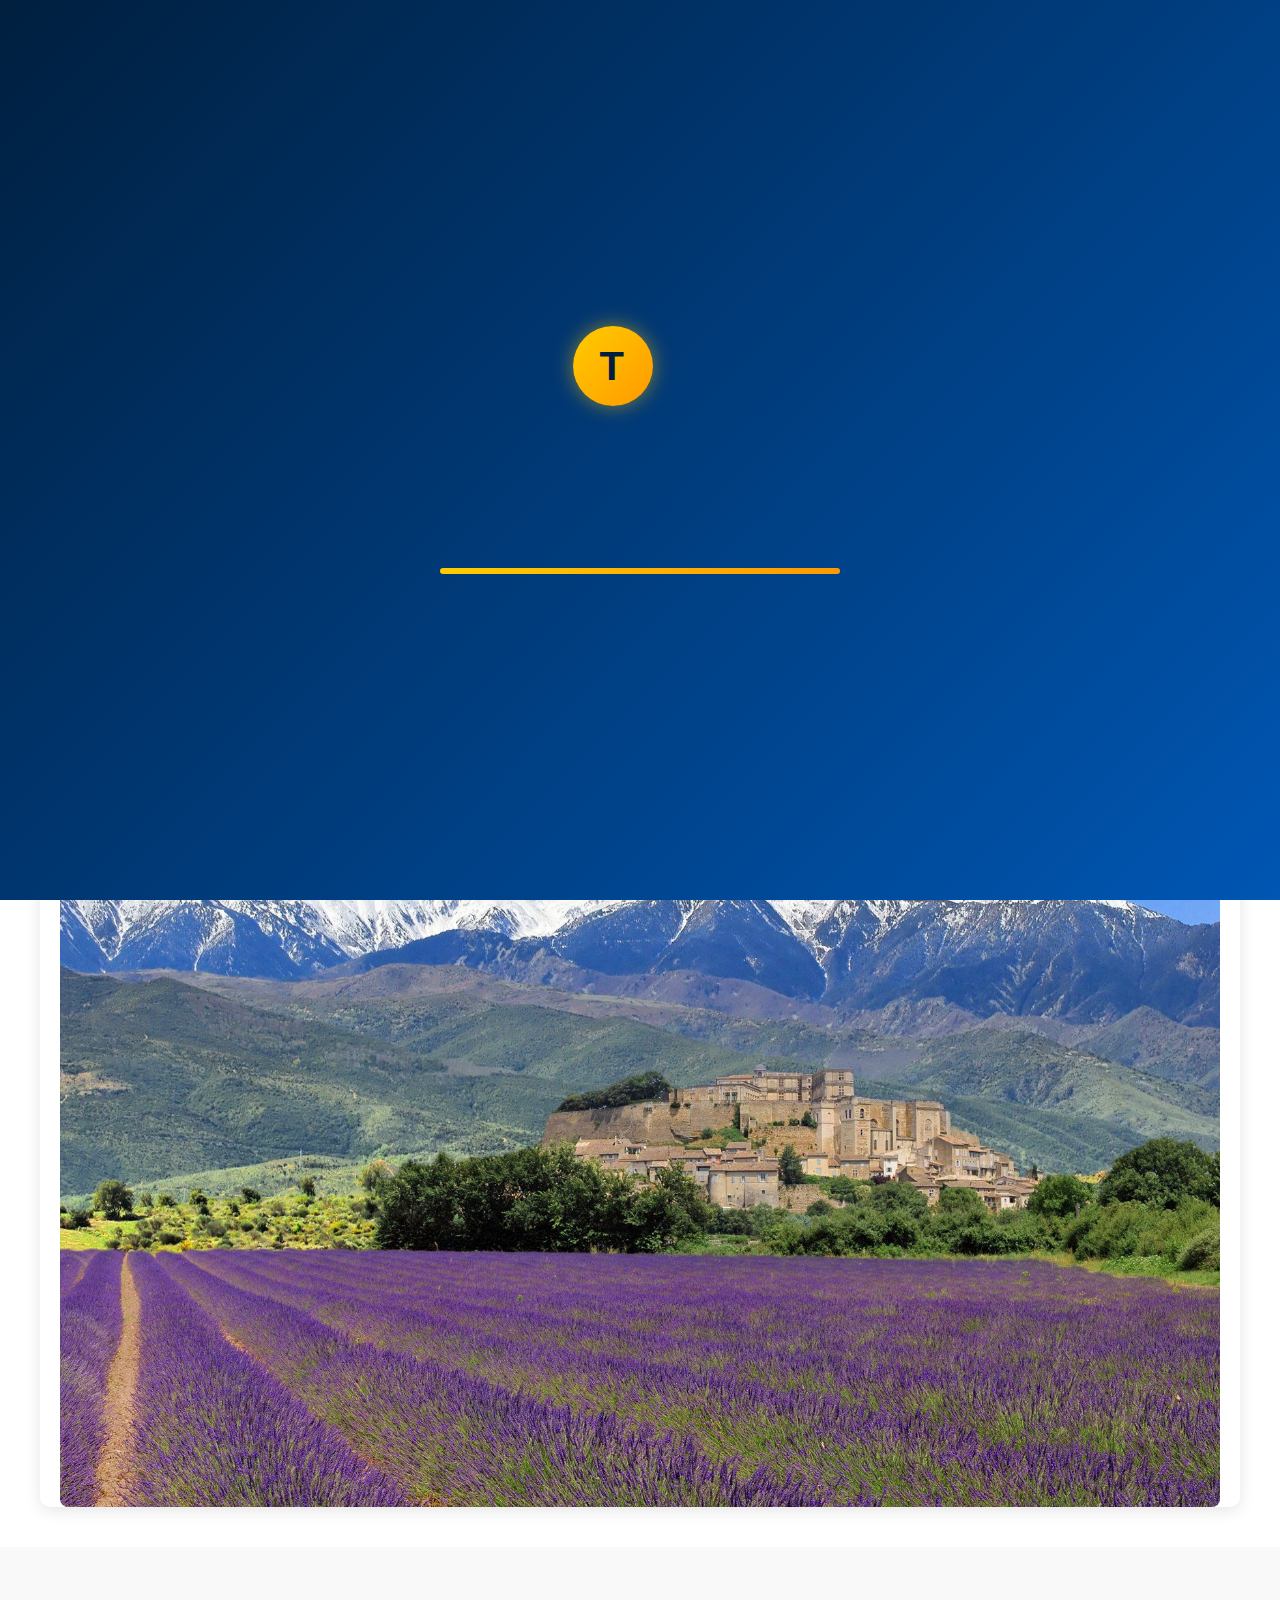
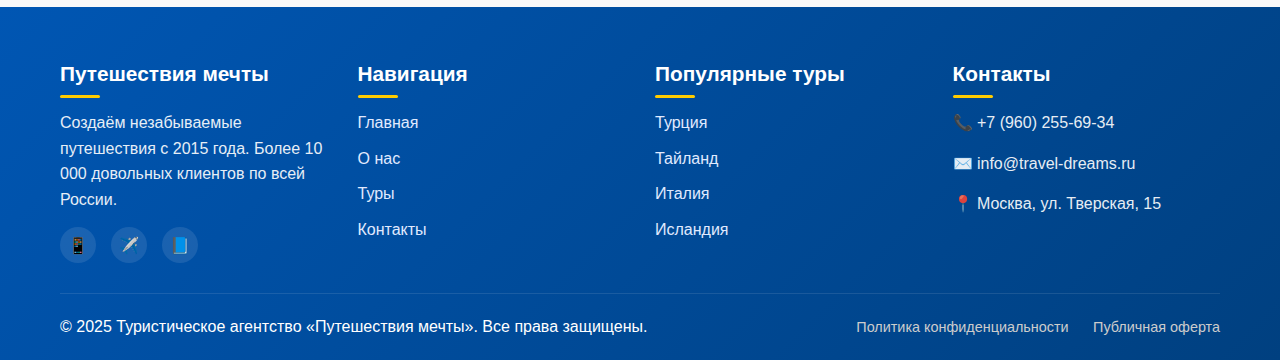
<file: index.html>
<!DOCTYPE html>
<html lang="ru">
<head>
    <meta charset="UTF-8">
    <meta name="viewport" content="width=device-width, initial-scale=1.0">
    <title>Путешествия мечты</title>
    <link rel="stylesheet" href="css/style.css">
</head>
<body>
<!-- 🌌 ПРЕМИАЛЬНЫЙ ЛОАДЕР -->
<div class="premium-preloader" id="premiumPreloader">
    <div class="logo-container">
        <div class="logo-circle">
            <span class="logo-text">T</span>
        </div>
        <h2 class="slogan">TravelLux</h2>
    </div>
    <div class="loading-text">Загружаем ваше путешествие...</div>
    <div class="progress-bar">
        <div class="progress-fill"></div>
    </div>
</div>
    <!-- Шапка с меню -->
    <header>
        <div class="container">
            <div class="logo">TravelLux</div>
    
            <!-- Бургер-иконка -->
            <div class="burger-menu" id="burgerMenu">
                <span></span>
                <span></span>
                <span></span>
            </div>
    
            <!-- Мобильное меню -->
            <nav class="mobile-menu" id="mobileMenu">
                <ul>
                    <li><a href="index.html">Главная</a></li>
                    <li><a href="about.html">О нас</a></li>
                    <li><a href="tours.html">Туры</a></li>
                    <li><a href="contacts.html">Контакты</a></li>
                </ul>
            </nav>
    
            <!-- Десктопное меню (скрыто на мобильных) -->
            <nav class="desktop-menu">
                <ul>
                    <li><a href="index.html">Главная</a></li>
                    <li><a href="about.html">О нас</a></li>
                    <li><a href="tours.html">Туры</a></li>
                    <li><a href="contacts.html">Контакты</a></li>
                </ul>
            </nav>
        </div>
    </header>

    <!-- Главный баннер -->
    <section class="hero">
        <div class="container">
            <h1>Добро пожаловать в "Путешествия мечты"!</h1>
            <p>Мы поможем вам найти идеальное путешествие — от горных треков до пляжного рая.</p>
            <a href="#tours" class="btn">Посмотреть туры</a>
        </div>
    </section>

<!-- Почему выбирают нас -->
<section class="why-us-section">
    <div class="container">
        <h2>Почему выбирают нас?</h2>
        <div class="features-grid">
            <div class="feature-box">
                <h3>Гарантия качества</h3>
                <p>Все туры проверены и одобрены нашими экспертами с многолетним опытом.</p>
            </div>
            <div class="feature-box">
                <h3>Лучшие цены</h3>
                <p>Работаем напрямую с отелями и авиакомпаниями — без посредников и скрытых наценок.</p>
            </div>
            <div class="feature-box">
                <h3>Поддержка 24/7</h3>
                <p>На связи даже в отпуске — поможем в любой ситуации, в любой точке мира.</p>
            </div>
        </div>
    </div>
</section>

    <!-- Фото-баннер -->
    <section class="photo-banner">
        <div class="container">
            <img src="images/5.jpg" alt="Красивый пейзаж" class="banner-image">
        </div>
    </section>

<!-- Профессиональный футер -->
<footer class="main-footer">
    <div class="container">
        <div class="footer-grid">
            <!-- Колонка 1: О компании -->
            <div class="footer-col">
                <h3>Путешествия мечты</h3>
                <p>Создаём незабываемые путешествия с 2015 года. Более 10 000 довольных клиентов по всей России.</p>
                <div class="social-icons">
                    <a href="#" aria-label="Instagram">📱</a>
                    <a href="#" aria-label="Telegram">✈️</a>
                    <a href="#" aria-label="VK">📘</a>
                </div>
            </div>

            <!-- Колонка 2: Навигация -->
            <div class="footer-col">
                <h3>Навигация</h3>
                <ul class="footer-links">
                    <li><a href="index.html">Главная</a></li>
                    <li><a href="about.html">О нас</a></li>
                    <li><a href="tours.html">Туры</a></li>
                    <li><a href="contacts.html">Контакты</a></li>
                </ul>
            </div>

            <!-- Колонка 3: Популярные направления -->
            <div class="footer-col">
                <h3>Популярные туры</h3>
                <ul class="footer-links">
                    <li><a href="#">Турция</a></li>
                    <li><a href="#">Тайланд</a></li>
                    <li><a href="#">Италия</a></li>
                    <li><a href="#">Исландия</a></li>
                </ul>
            </div>

            <!-- Колонка 4: Контакты -->
            <div class="footer-col">
                <h3>Контакты</h3>
                <p>📞 +7 (960) 255-69-34</p>
                <p>✉️ info@travel-dreams.ru</p>
                <p>📍 Москва, ул. Тверская, 15</p>
            </div>
        </div>

        <div class="footer-bottom">
            <p>&copy; 2025 Туристическое агентство «Путешествия мечты». Все права защищены.</p>
            <div class="footer-legal">
                <a href="#">Политика конфиденциальности</a>
                <a href="#">Публичная оферта</a>
            </div>
        </div>
    </div>
    </footer>

    <!-- Модальное окно с турами -->
<div class="modal" id="toursModal">
    <div class="modal-overlay" id="modalOverlay"></div>
    <div class="modal-content tours-modal">
        <button class="modal-close" id="modalClose">&times;</button>
        <h2>Наши премиальные туры</h2>
        <p class="modal-subtitle">Исследуйте мир без компромиссов</p>

        <div class="tours-grid" id="toursGrid">
            <!-- Туры будут добавлены через JavaScript -->
        </div>
    </div>
</div>

<!-- Модальное окно: Детали тура -->
<div class="modal" id="tourDetailModal">
    <div class="modal-overlay"></div>
    <div class="modal-content tour-detail-modal">
        <button class="modal-close">&times;</button>
        <div class="tour-header">
            <div class="tour-icon-large" id="modalIcon">🏔️</div>
            <h2 id="modalTitle">Альпийские вершины</h2>
            <p class="tour-price-large" id="modalPrice">от 2 490 €</p>
        </div>
        <p id="modalDescription">7-дневный треккинг по Швейцарским Альпам с гидом и шале.</p>
        
        <div class="booking-actions">
            <button class="btn-primary" id="bookBtn">Забронировать тур</button>
        </div>
    </div>
</div>

<!-- Модальное окно: Форма бронирования -->
<div class="modal" id="bookingFormModal">
    <div class="modal-overlay"></div>
    <div class="modal-content booking-form-modal">
        <button class="modal-close">&times;</button>
        <h2>Забронировать тур</h2>
        <p id="bookingTourTitle" class="booking-subtitle">Альпийские вершины</p>

        <form id="bookingForm">
            <div class="form-group">
                <label>Ваше имя *</label>
                <input type="text" required placeholder="Иван Иванов">
            </div>
            <div class="form-group">
                <label>Email *</label>
                <input type="email" required placeholder="ivan@example.com">
            </div>
            <div class="form-group">
                <label>Телефон *</label>
                <input type="tel" required placeholder="+7 (999) 123-45-67">
            </div>
            <div class="form-group">
                <label>Дата начала тура</label>
                <input type="date">
            </div>
            <div class="form-group">
                <label>Количество человек</label>
                <select>
                    <option>1</option>
                    <option selected>2</option>
                    <option>3</option>
                    <option>4+</option>
                </select>
            </div>
            <button type="submit" class="btn-submit">Подтвердить бронирование</button>
        </form>
    </div>
</div>

<!-- Уведомление об успехе -->
<div class="notification" id="successNotification">
    <div class="notification-icon">✅</div>
    <div class="notification-content">
        <h3>Спасибо за доверие!</h3>
        <p>Ваш запрос принят. Наш менеджер свяжется с вами в течение 15 минут для подтверждения бронирования.</p>
    </div>
</div>

<script>
    const burger = document.getElementById('burgerMenu');
    const mobileMenu = document.getElementById('mobileMenu');

    burger.addEventListener('click', () => {
        burger.classList.toggle('active');
        mobileMenu.classList.toggle('active');
    });

    // Закрыть меню при клике на ссылку
    mobileMenu.querySelectorAll('a').forEach(link => {
        link.addEventListener('click', () => {
            burger.classList.remove('active');
            mobileMenu.classList.remove('active');
        });
    });
</script>

<script>
    document.addEventListener('DOMContentLoaded', function() {
        const preloader = document.getElementById('premiumPreloader');

        // Убедимся, что страница полностью загрузилась
        window.addEventListener('load', function() {
            // Показываем прогресс-бар до 100%
            const progressFill = document.querySelector('.progress-fill');
            progressFill.style.width = '100%';

            // Через 1 секунду после заполнения — начинаем исчезать
            setTimeout(() => {
                preloader.classList.add('fade-out');
                setTimeout(() => {
                    preloader.style.display = 'none';
                }, 1000); // Ждём завершения анимации
            }, 1000);
        });
    });
</script>

<script>
    // Данные туров (остаются те же)
    const tours = [
        { title: "Альпийские вершины", icon: "🏔️", description: "7-дневный треккинг по Швейцарским Альпам с гидом и шале.", price: "от 2 490 €" },
        { title: "Скандинавская сага", icon: "🌌", description: "Путешествие в Норвегию: фьорды, северное сияние, хюгге-отели.", price: "от 3 100 €" },
        { title: "Япония: путь самурая", icon: "🏯", description: "Токио, Киото, храмы, чайные церемонии и горячие источники.", price: "от 2 850 €" },
        { title: "Сафари в Танзании", icon: "🦁", description: "Национальные парки, львы, слоны, закат над Серенгети.", price: "от 4 200 €" },
        { title: "Мальдивы мечты", icon: "🏝️", description: "Вилла над водой, дайвинг, частный ужин на пляже.", price: "от 3 900 €" },
        { title: "Перу: тропа инков", icon: "⛰️", description: "Мачу-Пикчу, Анды, древние руины и местная кухня.", price: "от 2 100 €" },
        { title: "Исландия круглый год", icon: "❄️", description: "Голубая лагуна, гейзеры, ледники и вулканы.", price: "от 2 600 €" },
        { title: "Итальянская dolce vita", icon: "🍝", description: "Рим, Флоренция, Венеция, винные туры и гастрономия.", price: "от 2 300 €" },
        { title: "Новая Зеландия: Средиземье", icon: "🌿", description: "Хоббитон, фьорды, вулканы и приключения как в фильмах.", price: "от 4 500 €" },
        { title: "Марокко: пустыня и дворцы", icon: "🐪", description: "Марракеш, Сахара, касбы, специи и ночные базары.", price: "от 1 950 €" },
        { title: "Галапагосские острова", icon: "🐢", description: "Экзотическая фауна, дайвинг, экотуризм класса люкс.", price: "от 5 200 €" },
        { title: "Антарктида: край света", icon: "❄️", description: "Эксклюзивный круиз к ледникам, пингвинам и ледяным пещерам.", price: "от 12 000 €" }
    ];

    let currentTour = null;

    // Функция: открыть модальное окно тура
    function openTourModal(tour) {
        currentTour = tour;
        document.getElementById('modalIcon').textContent = tour.icon;
        document.getElementById('modalTitle').textContent = tour.title;
        document.getElementById('modalPrice').textContent = tour.price;
        document.getElementById('modalDescription').textContent = tour.description;
        closeModal('toursModal');
        openModal('tourDetailModal');
    }

    // Функция: открыть форму бронирования
    function openBookingForm() {
        document.getElementById('bookingTourTitle').textContent = currentTour.title;
        closeModal('tourDetailModal');
        openModal('bookingFormModal');
    }

    // Функция: показать уведомление
    function showSuccessNotification() {
        const notif = document.getElementById('successNotification');
        notif.style.display = 'block';
        setTimeout(() => {
            notif.style.display = 'none';
        }, 5000); // исчезнет через 5 секунд
    }

    // Универсальные функции модальных окон
    function openModal(modalId) {
        document.getElementById(modalId).style.display = 'block';
        document.body.style.overflow = 'hidden';
    }

    function closeModal(modalId) {
        document.getElementById(modalId).style.display = 'none';
        document.body.style.overflow = '';
    }

    // Закрытие по клику на оверлей или крестик
    document.querySelectorAll('.modal').forEach(modal => {
        const closeBtn = modal.querySelector('.modal-close');
        const overlay = modal.querySelector('.modal-overlay');
        if (closeBtn) closeBtn.onclick = () => closeModal(modal.id);
        if (overlay) overlay.onclick = () => closeModal(modal.id);
    });

    // Закрытие по Esc
    document.addEventListener('keydown', (e) => {
        if (e.key === 'Escape') {
            document.querySelectorAll('.modal').forEach(modal => {
                if (modal.style.display === 'block') closeModal(modal.id);
            });
        }
    });

    // Генерация карточек туров
    function renderTours() {
        const grid = document.getElementById('toursGrid');
        grid.innerHTML = tours.map((tour, index) => `
            <div class="tour-card" onclick="openTourModal(${JSON.stringify(tour).replace(/"/g, '&quot;')})">
                <div class="tour-icon">${tour.icon}</div>
                <h3>${tour.title}</h3>
                <p>${tour.description}</p>
                <div class="tour-price">${tour.price}</div>
            </div>
        `).join('');
    }

    // Обработчик кнопки "Посмотреть туры"
    document.querySelector('a[href="#tours"]').addEventListener('click', function(e) {
        e.preventDefault();
        renderTours();
        openModal('toursModal');
    });

    // Обработчик кнопки "Забронировать"
    document.getElementById('bookBtn').addEventListener('click', openBookingForm);

    // Обработчик формы бронирования
    document.getElementById('bookingForm').addEventListener('submit', function(e) {
        e.preventDefault();
        closeModal('bookingFormModal');
        showSuccessNotification();
    });
</script>
</file>
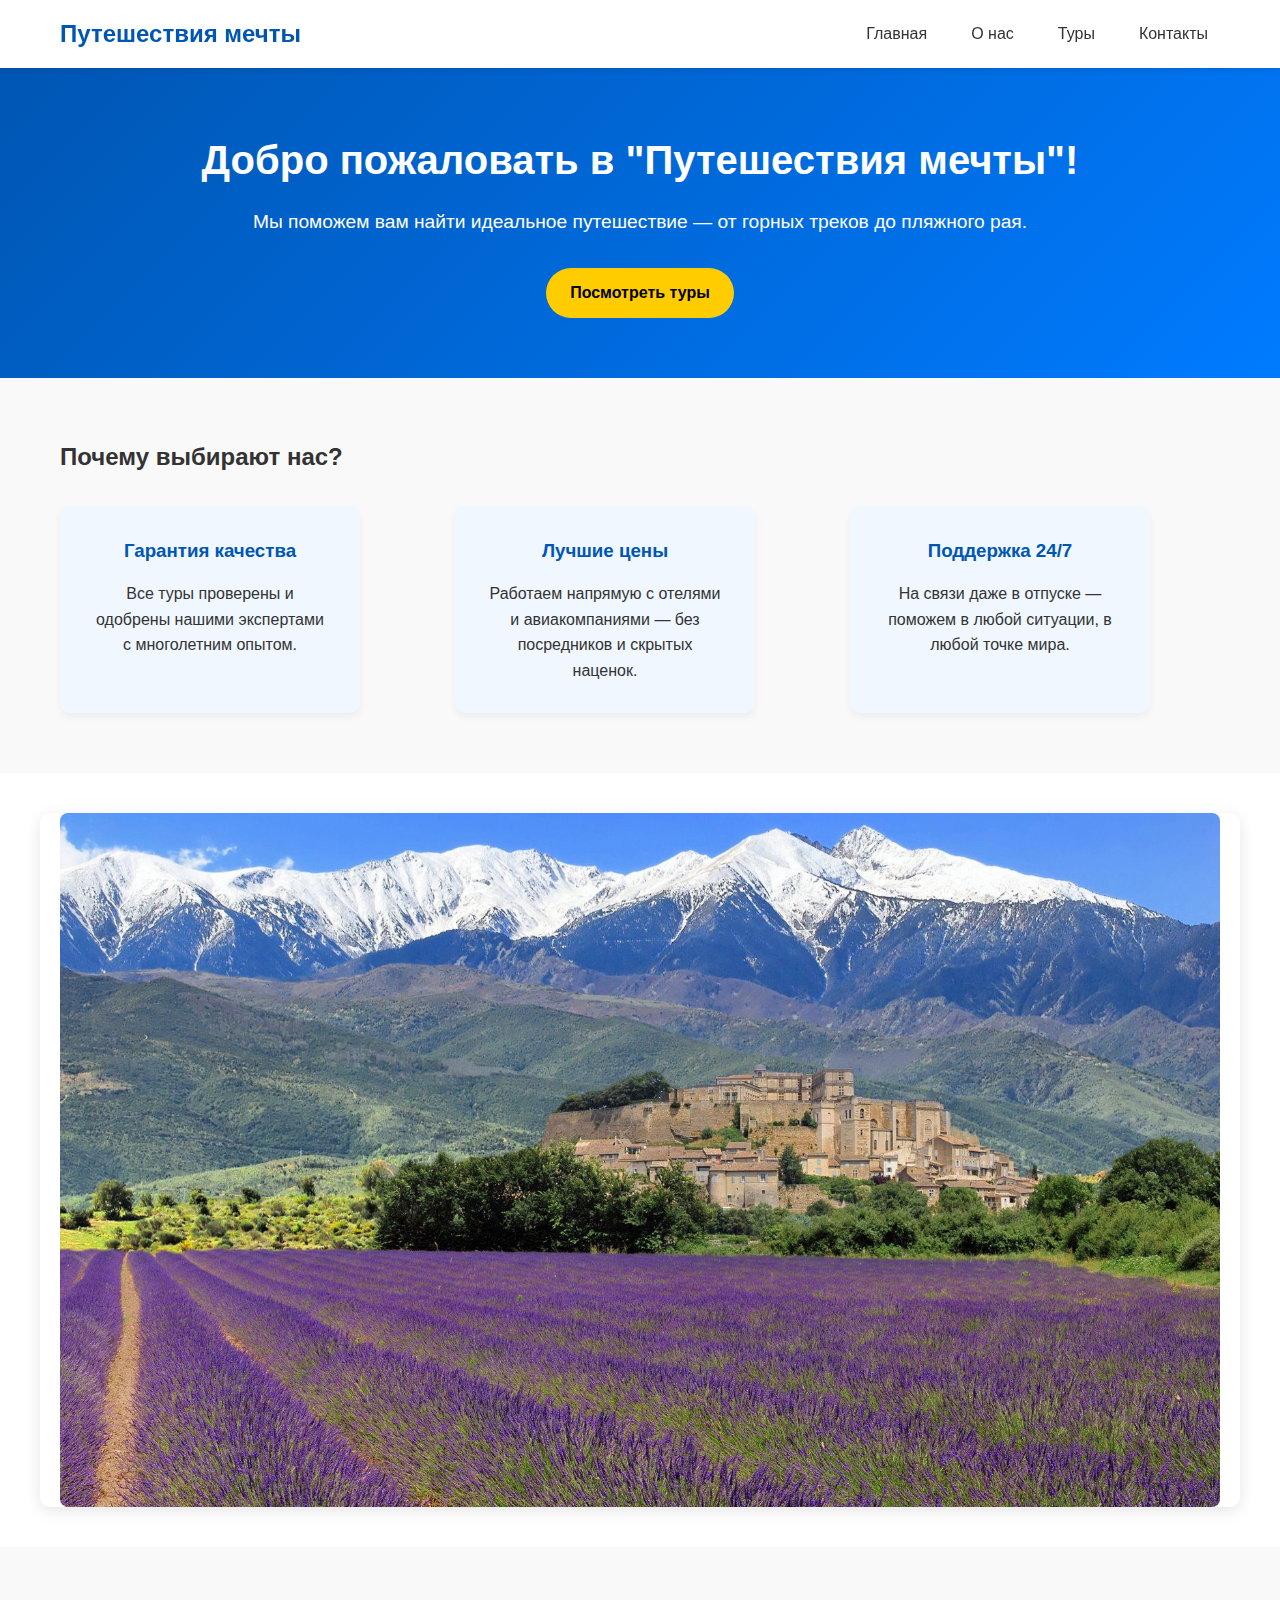
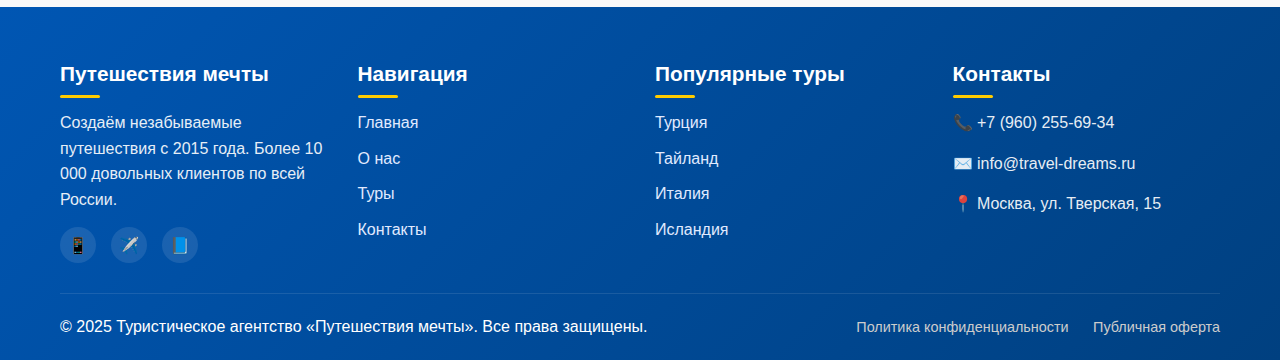
<file: mysite/index.html>
<!DOCTYPE html>
<html lang="ru">
<head>
    <meta charset="UTF-8">
    <meta name="viewport" content="width=device-width, initial-scale=1.0">
    <title>Путешествия мечты</title>
    <link rel="stylesheet" href="css/style.css">
</head>
<body>
    <!-- Шапка с меню -->
    <header>
        <div class="container">
            <div class="logo">Путешествия мечты</div>
            <nav>
                <ul>
                    <li><a href="index.html">Главная</a></li>
                    <li><a href="about.html">О нас</a></li>
                    <li><a href="tours.html">Туры</a></li>
                    <li><a href="contacts.html">Контакты</a></li>
                </ul>
            </nav>
        </div>
    </header>

    <!-- Главный баннер -->
    <section class="hero">
        <div class="container">
            <h1>Добро пожаловать в "Путешествия мечты"!</h1>
            <p>Мы поможем вам найти идеальное путешествие — от горных треков до пляжного рая.</p>
            <a href="#tours" class="btn">Посмотреть туры</a>
        </div>
    </section>

<!-- Почему выбирают нас -->
<section class="why-us-section">
    <div class="container">
        <h2>Почему выбирают нас?</h2>
        <div class="features-grid">
            <div class="feature-box">
                <h3>Гарантия качества</h3>
                <p>Все туры проверены и одобрены нашими экспертами с многолетним опытом.</p>
            </div>
            <div class="feature-box">
                <h3>Лучшие цены</h3>
                <p>Работаем напрямую с отелями и авиакомпаниями — без посредников и скрытых наценок.</p>
            </div>
            <div class="feature-box">
                <h3>Поддержка 24/7</h3>
                <p>На связи даже в отпуске — поможем в любой ситуации, в любой точке мира.</p>
            </div>
        </div>
    </div>
</section>

    <!-- Фото-баннер -->
    <section class="photo-banner">
        <div class="container">
            <img src="images/5.jpg" alt="Красивый пейзаж" class="banner-image">
        </div>
    </section>

<!-- Профессиональный футер -->
<footer class="main-footer">
    <div class="container">
        <div class="footer-grid">
            <!-- Колонка 1: О компании -->
            <div class="footer-col">
                <h3>Путешествия мечты</h3>
                <p>Создаём незабываемые путешествия с 2015 года. Более 10 000 довольных клиентов по всей России.</p>
                <div class="social-icons">
                    <a href="#" aria-label="Instagram">📱</a>
                    <a href="#" aria-label="Telegram">✈️</a>
                    <a href="#" aria-label="VK">📘</a>
                </div>
            </div>

            <!-- Колонка 2: Навигация -->
            <div class="footer-col">
                <h3>Навигация</h3>
                <ul class="footer-links">
                    <li><a href="index.html">Главная</a></li>
                    <li><a href="about.html">О нас</a></li>
                    <li><a href="tours.html">Туры</a></li>
                    <li><a href="contacts.html">Контакты</a></li>
                </ul>
            </div>

            <!-- Колонка 3: Популярные направления -->
            <div class="footer-col">
                <h3>Популярные туры</h3>
                <ul class="footer-links">
                    <li><a href="#">Турция</a></li>
                    <li><a href="#">Тайланд</a></li>
                    <li><a href="#">Италия</a></li>
                    <li><a href="#">Исландия</a></li>
                </ul>
            </div>

            <!-- Колонка 4: Контакты -->
            <div class="footer-col">
                <h3>Контакты</h3>
                <p>📞 +7 (960) 255-69-34</p>
                <p>✉️ info@travel-dreams.ru</p>
                <p>📍 Москва, ул. Тверская, 15</p>
            </div>
        </div>

        <div class="footer-bottom">
            <p>&copy; 2025 Туристическое агентство «Путешествия мечты». Все права защищены.</p>
            <div class="footer-legal">
                <a href="#">Политика конфиденциальности</a>
                <a href="#">Публичная оферта</a>
            </div>
        </div>
    </div>
</footer>
</file>
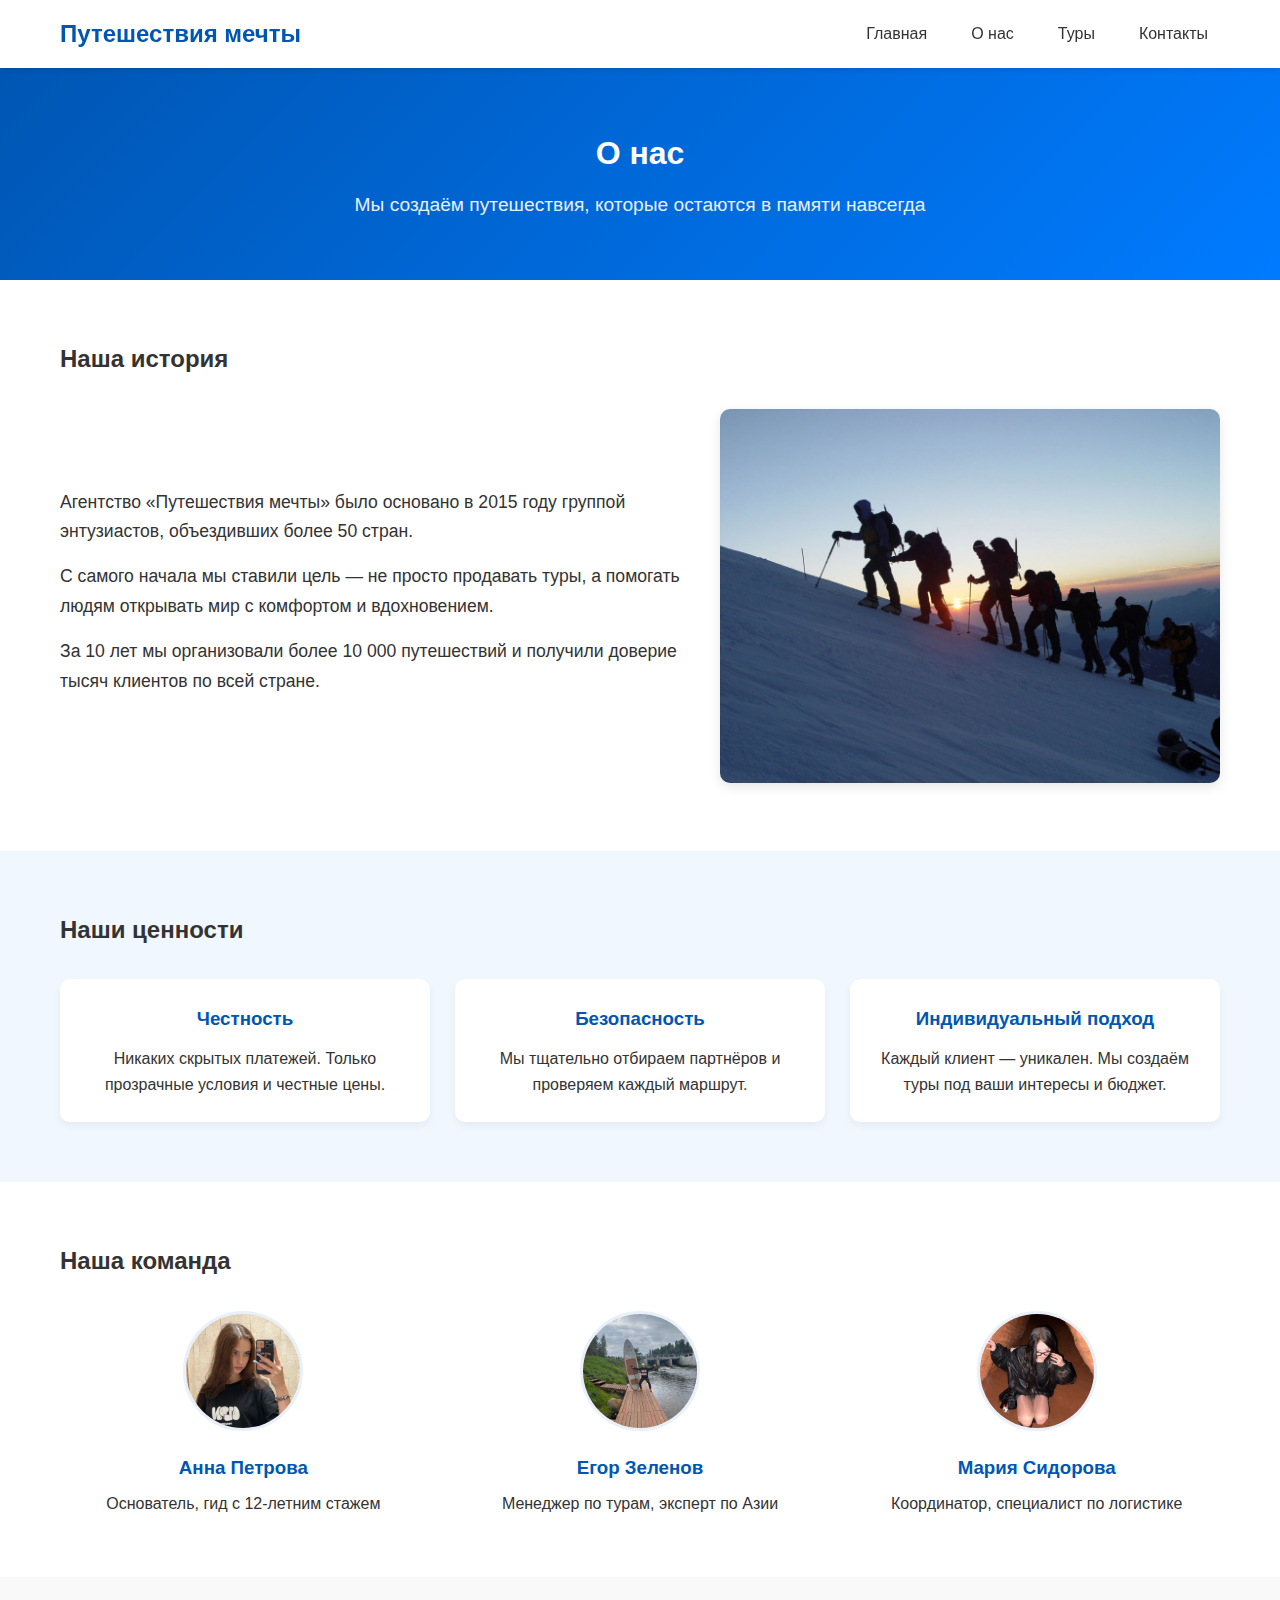
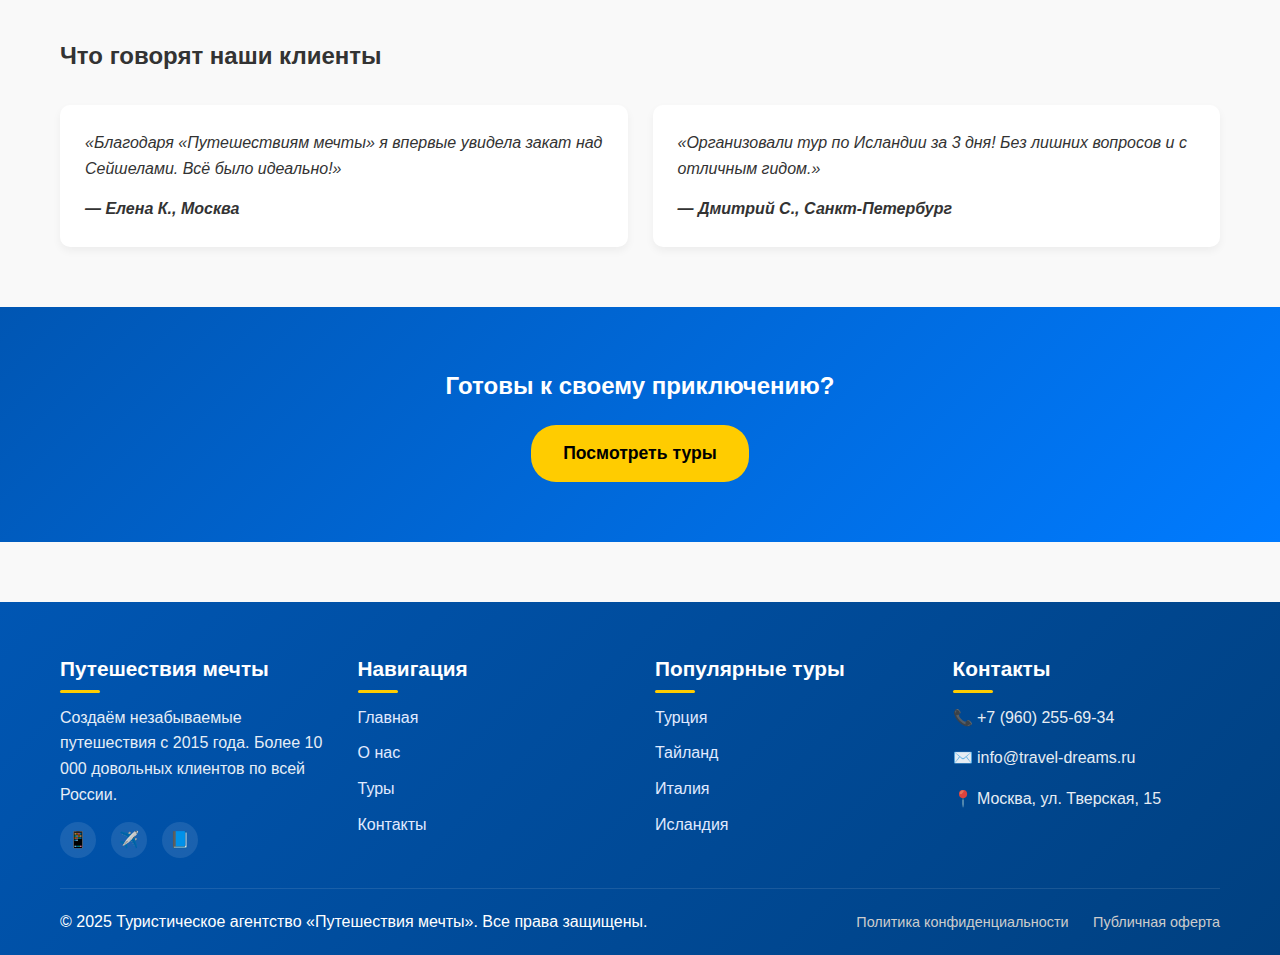
<file: about.html>
<!DOCTYPE html>
<html lang="ru">
<head>
    <meta charset="UTF-8">
    <meta name="viewport" content="width=device-width, initial-scale=1.0">
    <title>О нас — Путешествия мечты</title>
    <link rel="stylesheet" href="css/style.css">
</head>
<body>
    <header>
        <div class="container">
            <div class="logo">Путешествия мечты</div>
            <nav>
                <ul>
                    <li><a href="index.html">Главная</a></li>
                    <li><a href="about.html">О нас</a></li>
                    <li><a href="tours.html">Туры</a></li>
                    <li><a href="contacts.html">Контакты</a></li>
                </ul>
            </nav>
        </div>
    </header>

    <!-- Заголовок страницы -->
    <section class="page-header">
        <div class="container">
            <h1>О нас</h1>
            <p class="subtitle">Мы создаём путешествия, которые остаются в памяти навсегда</p>
        </div>
    </section>

    <!-- История компании -->
    <section class="about-section">
        <div class="container">
            <h2>Наша история</h2>
            <div class="about-content">
                <div class="about-text">
                    <p>Агентство «Путешествия мечты» было основано в 2015 году группой энтузиастов, объездивших более 50 стран.</p>
                    <p>С самого начала мы ставили цель — не просто продавать туры, а помогать людям открывать мир с комфортом и вдохновением.</p>
                    <p>За 10 лет мы организовали более 10 000 путешествий и получили доверие тысяч клиентов по всей стране.</p>
                </div>
                <div class="about-image">
                    <img src="images/4.jpg" alt="Наша команда в горах">
                </div>
            </div>
        </div>
    </section>

    <!-- Наши ценности -->
    <section class="values-section">
        <div class="container">
            <h2>Наши ценности</h2>
            <div class="values-grid">
                <div class="value-card">
                    <h3>Честность</h3>
                    <p>Никаких скрытых платежей. Только прозрачные условия и честные цены.</p>
                </div>
                <div class="value-card">
                    <h3>Безопасность</h3>
                    <p>Мы тщательно отбираем партнёров и проверяем каждый маршрут.</p>
                </div>
                <div class="value-card">
                    <h3>Индивидуальный подход</h3>
                    <p>Каждый клиент — уникален. Мы создаём туры под ваши интересы и бюджет.</p>
                </div>
            </div>
        </div>
    </section>

    <!-- Наша команда -->
    <section class="team-section">
        <div class="container">
            <h2>Наша команда</h2>
            <div class="team-grid">
                <div class="team-member">
                    <img src="images/2.jpg" alt="Анна Петрова">
                    <h3>Анна Петрова</h3>
                    <p>Основатель, гид с 12-летним стажем</p>
                </div>
                <div class="team-member">
                    <img src="images/1.jpg" alt="Алексей Иванов">
                    <h3>Егор Зеленов</h3>
                    <p>Менеджер по турам, эксперт по Азии</p>
                </div>
                <div class="team-member">
                    <img src="images/3.jpg" alt="Мария Сидорова">
                    <h3>Мария Сидорова</h3>
                    <p>Координатор, специалист по логистике</p>
                </div>
            </div>
        </div>
    </section>

    <!-- Отзывы -->
    <section class="reviews-section">
        <div class="container">
            <h2>Что говорят наши клиенты</h2>
            <div class="reviews-grid">
                <div class="review-card">
                    <p>«Благодаря «Путешествиям мечты» я впервые увидела закат над Сейшелами. Всё было идеально!»</p>
                    <strong>— Елена К., Москва</strong>
                </div>
                <div class="review-card">
                    <p>«Организовали тур по Исландии за 3 дня! Без лишних вопросов и с отличным гидом.»</p>
                    <strong>— Дмитрий С., Санкт-Петербург</strong>
                </div>
            </div>
        </div>
    </section>

    <!-- Призыв к действию -->
    <section class="cta-section">
        <div class="container">
            <h2>Готовы к своему приключению?</h2>
            <a href="tours.html" class="btn">Посмотреть туры</a>
        </div>
    </section>

<!-- Профессиональный футер -->
<footer class="main-footer">
    <div class="container">
        <div class="footer-grid">
            <!-- Колонка 1: О компании -->
            <div class="footer-col">
                <h3>Путешествия мечты</h3>
                <p>Создаём незабываемые путешествия с 2015 года. Более 10 000 довольных клиентов по всей России.</p>
                <div class="social-icons">
                    <a href="#" aria-label="Instagram">📱</a>
                    <a href="#" aria-label="Telegram">✈️</a>
                    <a href="#" aria-label="VK">📘</a>
                </div>
            </div>

            <!-- Колонка 2: Навигация -->
            <div class="footer-col">
                <h3>Навигация</h3>
                <ul class="footer-links">
                    <li><a href="index.html">Главная</a></li>
                    <li><a href="about.html">О нас</a></li>
                    <li><a href="tours.html">Туры</a></li>
                    <li><a href="contacts.html">Контакты</a></li>
                </ul>
            </div>

            <!-- Колонка 3: Популярные направления -->
            <div class="footer-col">
                <h3>Популярные туры</h3>
                <ul class="footer-links">
                    <li><a href="#">Турция</a></li>
                    <li><a href="#">Тайланд</a></li>
                    <li><a href="#">Италия</a></li>
                    <li><a href="#">Исландия</a></li>
                </ul>
            </div>

            <!-- Колонка 4: Контакты -->
            <div class="footer-col">
                <h3>Контакты</h3>
                <p>📞 +7 (960) 255-69-34</p>
                <p>✉️ info@travel-dreams.ru</p>
                <p>📍 Москва, ул. Тверская, 15</p>
            </div>
        </div>

        <div class="footer-bottom">
            <p>&copy; 2025 Туристическое агентство «Путешествия мечты». Все права защищены.</p>
            <div class="footer-legal">
                <a href="#">Политика конфиденциальности</a>
                <a href="#">Публичная оферта</a>
            </div>
        </div>
    </div>
</footer>
</file>
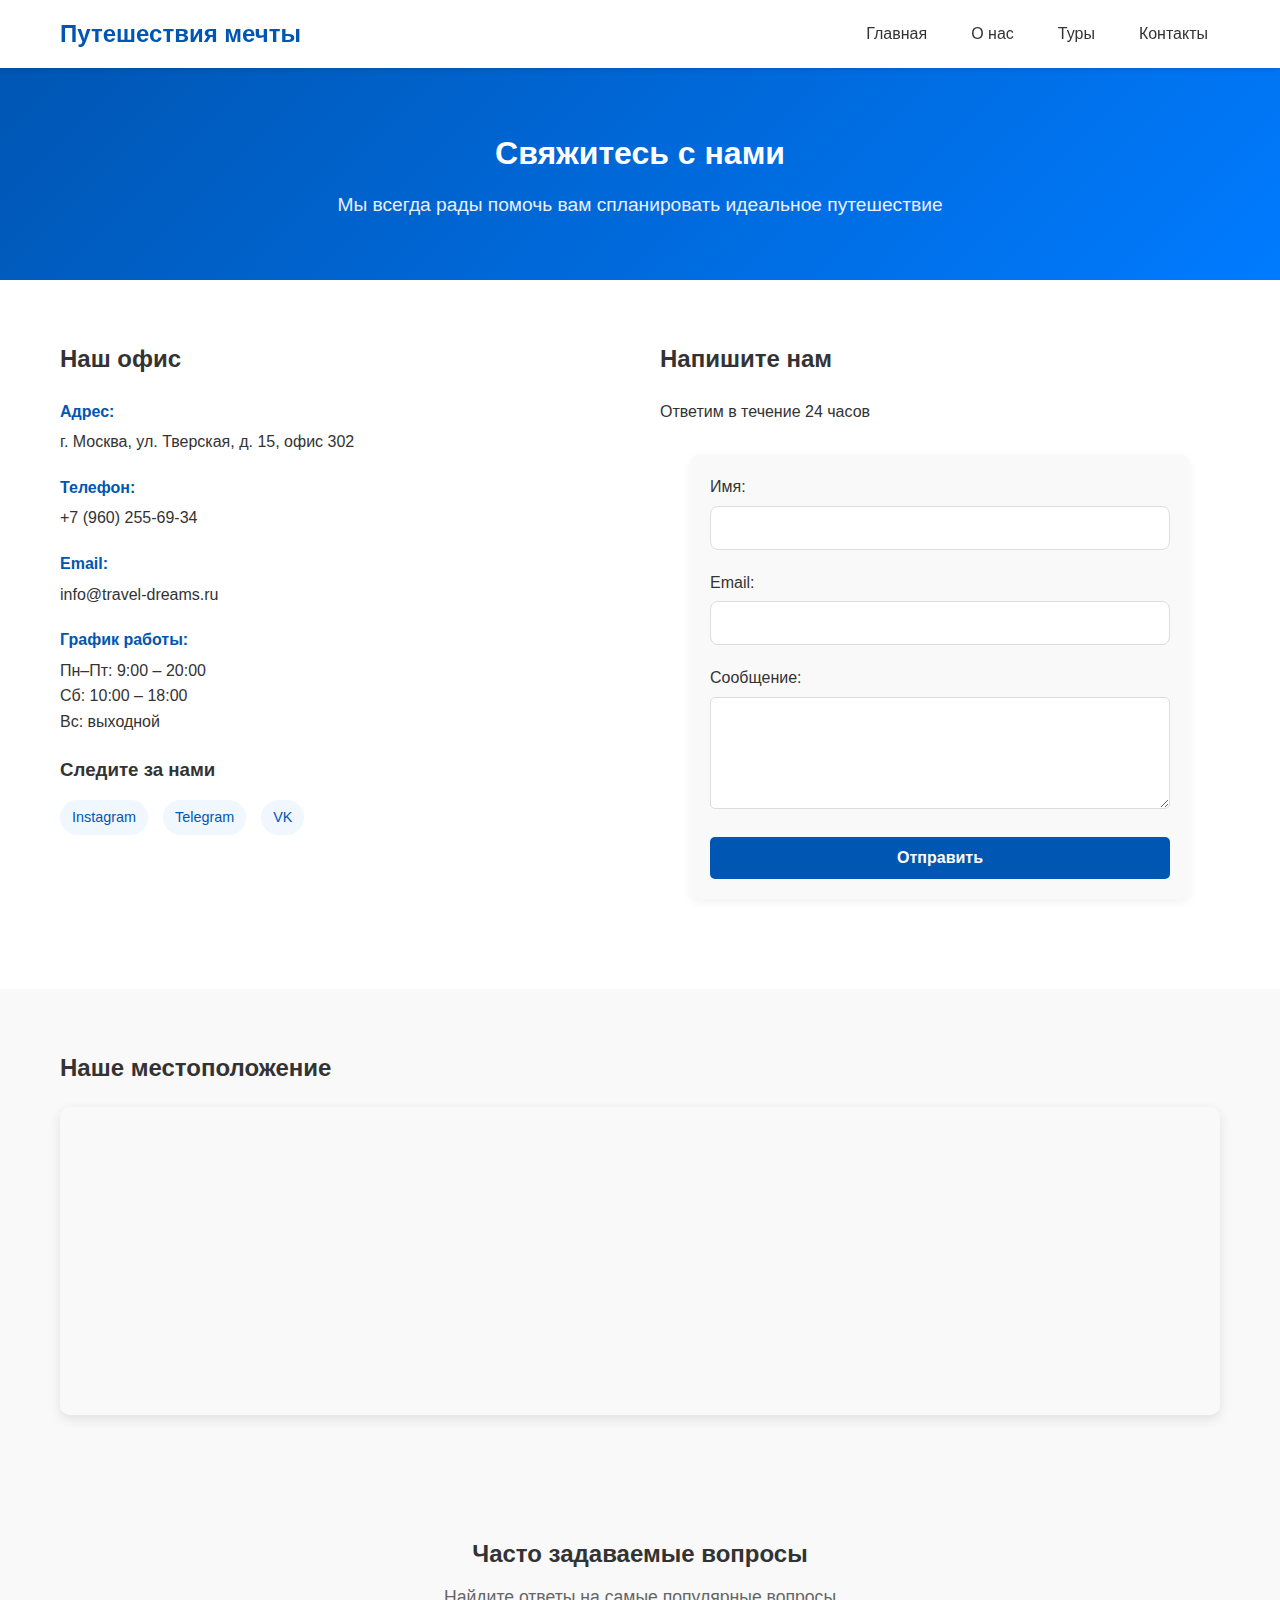
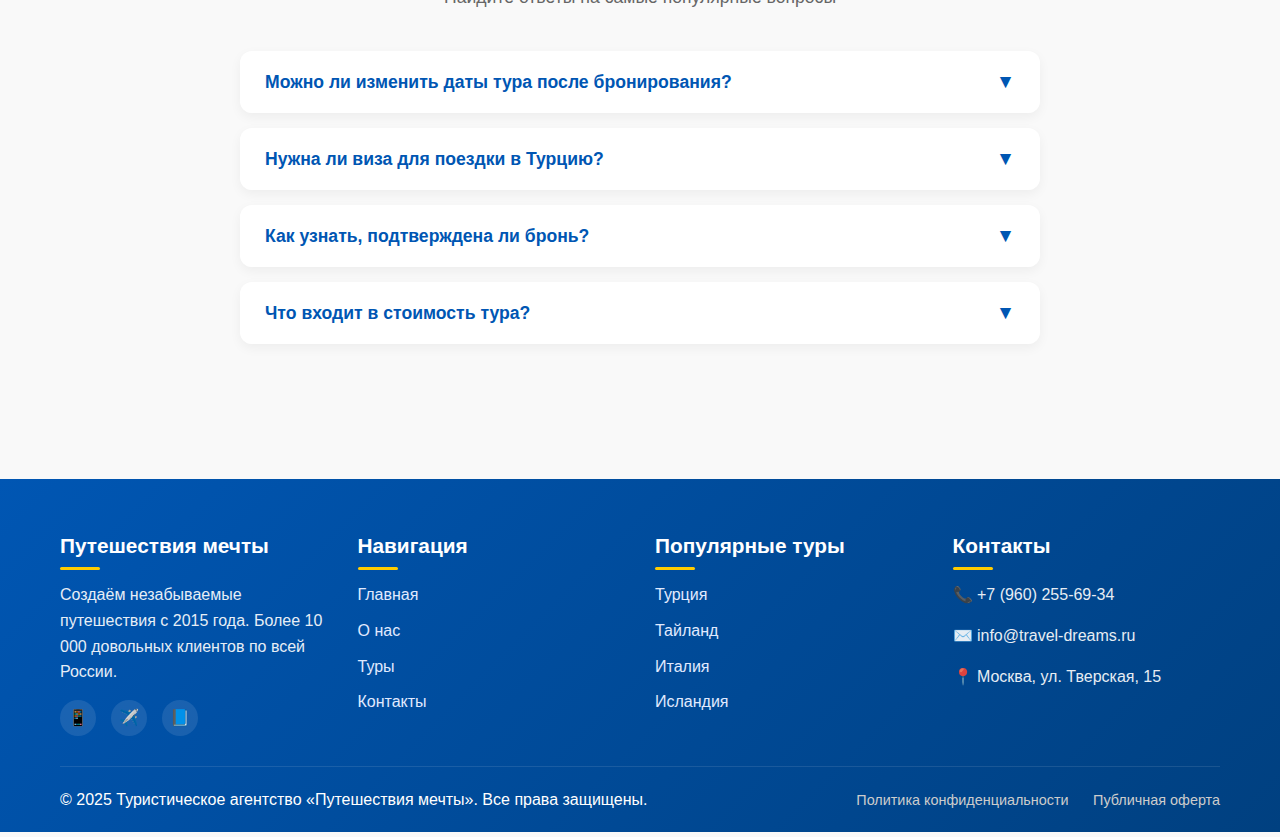
<file: contacts.html>
<!DOCTYPE html>
<html lang="ru">
<head>
    <meta charset="UTF-8">
    <meta name="viewport" content="width=device-width, initial-scale=1.0">
    <title>Контакты — Путешествия мечты</title>
    <link rel="stylesheet" href="css/style.css">
</head>
<body>
    <header>
        <div class="container">
            <div class="logo">Путешествия мечты</div>
            <nav>
                <ul>
                    <li><a href="index.html">Главная</a></li>
                    <li><a href="about.html">О нас</a></li>
                    <li><a href="tours.html">Туры</a></li>
                    <li><a href="contacts.html">Контакты</a></li>
                </ul>
            </nav>
        </div>
    </header>

    <!-- Заголовок -->
    <section class="page-header">
        <div class="container">
            <h1>Свяжитесь с нами</h1>
            <p class="subtitle">Мы всегда рады помочь вам спланировать идеальное путешествие</p>
        </div>
    </section>

    <!-- Основной блок: контакты + форма -->
    <section class="contact-section">
        <div class="container">
            <div class="contact-layout">
                <!-- Левая колонка: информация -->
                <div class="contact-info">
                    <h2>Наш офис</h2>
                    <div class="contact-item">
                        <strong>Адрес:</strong>
                        <p>г. Москва, ул. Тверская, д. 15, офис 302</p>
                    </div>
                    <div class="contact-item">
                        <strong>Телефон:</strong>
                        <p><a href="tel:+74951234567">+7 (960) 255-69-34</a></p>
                    </div>
                    <div class="contact-item">
                        <strong>Email:</strong>
                        <p><a href="mailto:info@travel-dreams.ru">info@travel-dreams.ru</a></p>
                    </div>
                    <div class="contact-item">
                        <strong>График работы:</strong>
                        <p>Пн–Пт: 9:00 – 20:00<br>Сб: 10:00 – 18:00<br>Вс: выходной</p>
                    </div>

                    <h3>Следите за нами</h3>
                    <div class="social-links">
                        <a href="#" class="social-link">Instagram</a>
                        <a href="#" class="social-link">Telegram</a>
                        <a href="#" class="social-link">VK</a>
                    </div>
                </div>

                <!-- Правая колонка: форма -->
                <div class="contact-form-wrapper">
                    <h2>Напишите нам</h2>
                    <p>Ответим в течение 24 часов</p>
                    <form class="contact-form">
                        <div class="form-group">
                            <label for="name">Имя:</label>
                            <input type="text" id="name" required>
                        </div>
                        <div class="form-group">
                            <label for="email">Email:</label>
                            <input type="email" id="email" required>
                        </div>
                        <div class="form-group">
                            <label for="message">Сообщение:</label>
                            <textarea id="message" rows="5" required></textarea>
                        </div>
                        <button type="submit" class="btn">Отправить</button>
                    </form>
                </div>
            </div>
        </div>
    </section>

    <!-- Карта -->
    <section class="map-section">
        <div class="container">
            <h2>Наше местоположение</h2>
            <div class="map-container">
                <!-- Замените на реальную карту из Яндекс.Карт или Google Maps -->
                <iframe 
                    src="https://yandex.ru/map-widget/v1/?um=constructor%3A1234567890abcdef1234567890abcdef1234567890abcdef1234567890abcdef&amp;source=constructor" 
                    width="100%" 
                    height="300" 
                    frameborder="0">
                </iframe>
            </div>
        </div>
    </section>

<!-- Премиальный FAQ (аккордеон) -->
<section class="faq-section premium-faq">
    <div class="container">
        <h2>Часто задаваемые вопросы</h2>
        <p class="subtitle">Найдите ответы на самые популярные вопросы</p>

        <div class="accordion">
            <!-- Вопрос 1 -->
            <div class="accordion-item">
                <button class="accordion-header">
                    <span>Можно ли изменить даты тура после бронирования?</span>
                    <span class="accordion-icon">▼</span>
                </button>
                <div class="accordion-content">
                    <p>Да, при условии, что изменения вносятся не позднее чем за 14 дней до вылета и есть свободные места. После этого срока возможна только отмена с возвратом 50% стоимости.</p>
                </div>
            </div>

            <!-- Вопрос 2 -->
            <div class="accordion-item">
                <button class="accordion-header">
                    <span>Нужна ли виза для поездки в Турцию?</span>
                    <span class="accordion-icon">▼</span>
                </button>
                <div class="accordion-content">
                    <p>Для граждан РФ виза не требуется при пребывании до 60 дней. При себе необходимо иметь загранпаспорт, действительный минимум 4 месяца после окончания поездки.</p>
                </div>
            </div>

            <!-- Вопрос 3 -->
            <div class="accordion-item">
                <button class="accordion-header">
                    <span>Как узнать, подтверждена ли бронь?</span>
                    <span class="accordion-icon">▼</span>
                </button>
                <div class="accordion-content">
                    <p>Вы получите email с подтверждением и электронным ваучером в течение 1 часа после оплаты. Также статус брони можно проверить в личном кабинете на нашем сайте.</p>
                </div>
            </div>

            <!-- Вопрос 4 (дополнительно) -->
            <div class="accordion-item">
                <button class="accordion-header">
                    <span>Что входит в стоимость тура?</span>
                    <span class="accordion-icon">▼</span>
                </button>
                <div class="accordion-content">
                    <p>В стоимость входят: перелёт, проживание, трансфер, страховка и питание (в зависимости от выбранного пакета). Все детали указаны в описании конкретного тура.</p>
                </div>
            </div>
        </div>
    </div>
</section>

<!-- Профессиональный футер -->
<footer class="main-footer">
    <div class="container">
        <div class="footer-grid">
            <!-- Колонка 1: О компании -->
            <div class="footer-col">
                <h3>Путешествия мечты</h3>
                <p>Создаём незабываемые путешествия с 2015 года. Более 10 000 довольных клиентов по всей России.</p>
                <div class="social-icons">
                    <a href="#" aria-label="Instagram">📱</a>
                    <a href="#" aria-label="Telegram">✈️</a>
                    <a href="#" aria-label="VK">📘</a>
                </div>
            </div>

            <!-- Колонка 2: Навигация -->
            <div class="footer-col">
                <h3>Навигация</h3>
                <ul class="footer-links">
                    <li><a href="index.html">Главная</a></li>
                    <li><a href="about.html">О нас</a></li>
                    <li><a href="tours.html">Туры</a></li>
                    <li><a href="contacts.html">Контакты</a></li>
                </ul>
            </div>

            <!-- Колонка 3: Популярные направления -->
            <div class="footer-col">
                <h3>Популярные туры</h3>
                <ul class="footer-links">
                    <li><a href="#">Турция</a></li>
                    <li><a href="#">Тайланд</a></li>
                    <li><a href="#">Италия</a></li>
                    <li><a href="#">Исландия</a></li>
                </ul>
            </div>

            <!-- Колонка 4: Контакты -->
            <div class="footer-col">
                <h3>Контакты</h3>
                <p>📞 +7 (960) 255-69-34</p>
                <p>✉️ info@travel-dreams.ru</p>
                <p>📍 Москва, ул. Тверская, 15</p>
            </div>
        </div>

        <div class="footer-bottom">
            <p>&copy; 2025 Туристическое агентство «Путешествия мечты». Все права защищены.</p>
            <div class="footer-legal">
                <a href="#">Политика конфиденциальности</a>
                <a href="#">Публичная оферта</a>
            </div>
        </div>
    </div>
</footer>

<script>
    document.addEventListener('DOMContentLoaded', function() {
        const accordionHeaders = document.querySelectorAll('.accordion-header');

        accordionHeaders.forEach(header => {
            header.addEventListener('click', () => {
                const item = header.parentElement;
                const isActive = item.classList.contains('active');

                // Закрываем все
                document.querySelectorAll('.accordion-item').forEach(el => {
                    el.classList.remove('active');
                });

                // Открываем текущий (если не был активен)
                if (!isActive) {
                    item.classList.add('active');
                }
            });
        });
    });
</script>
</file>
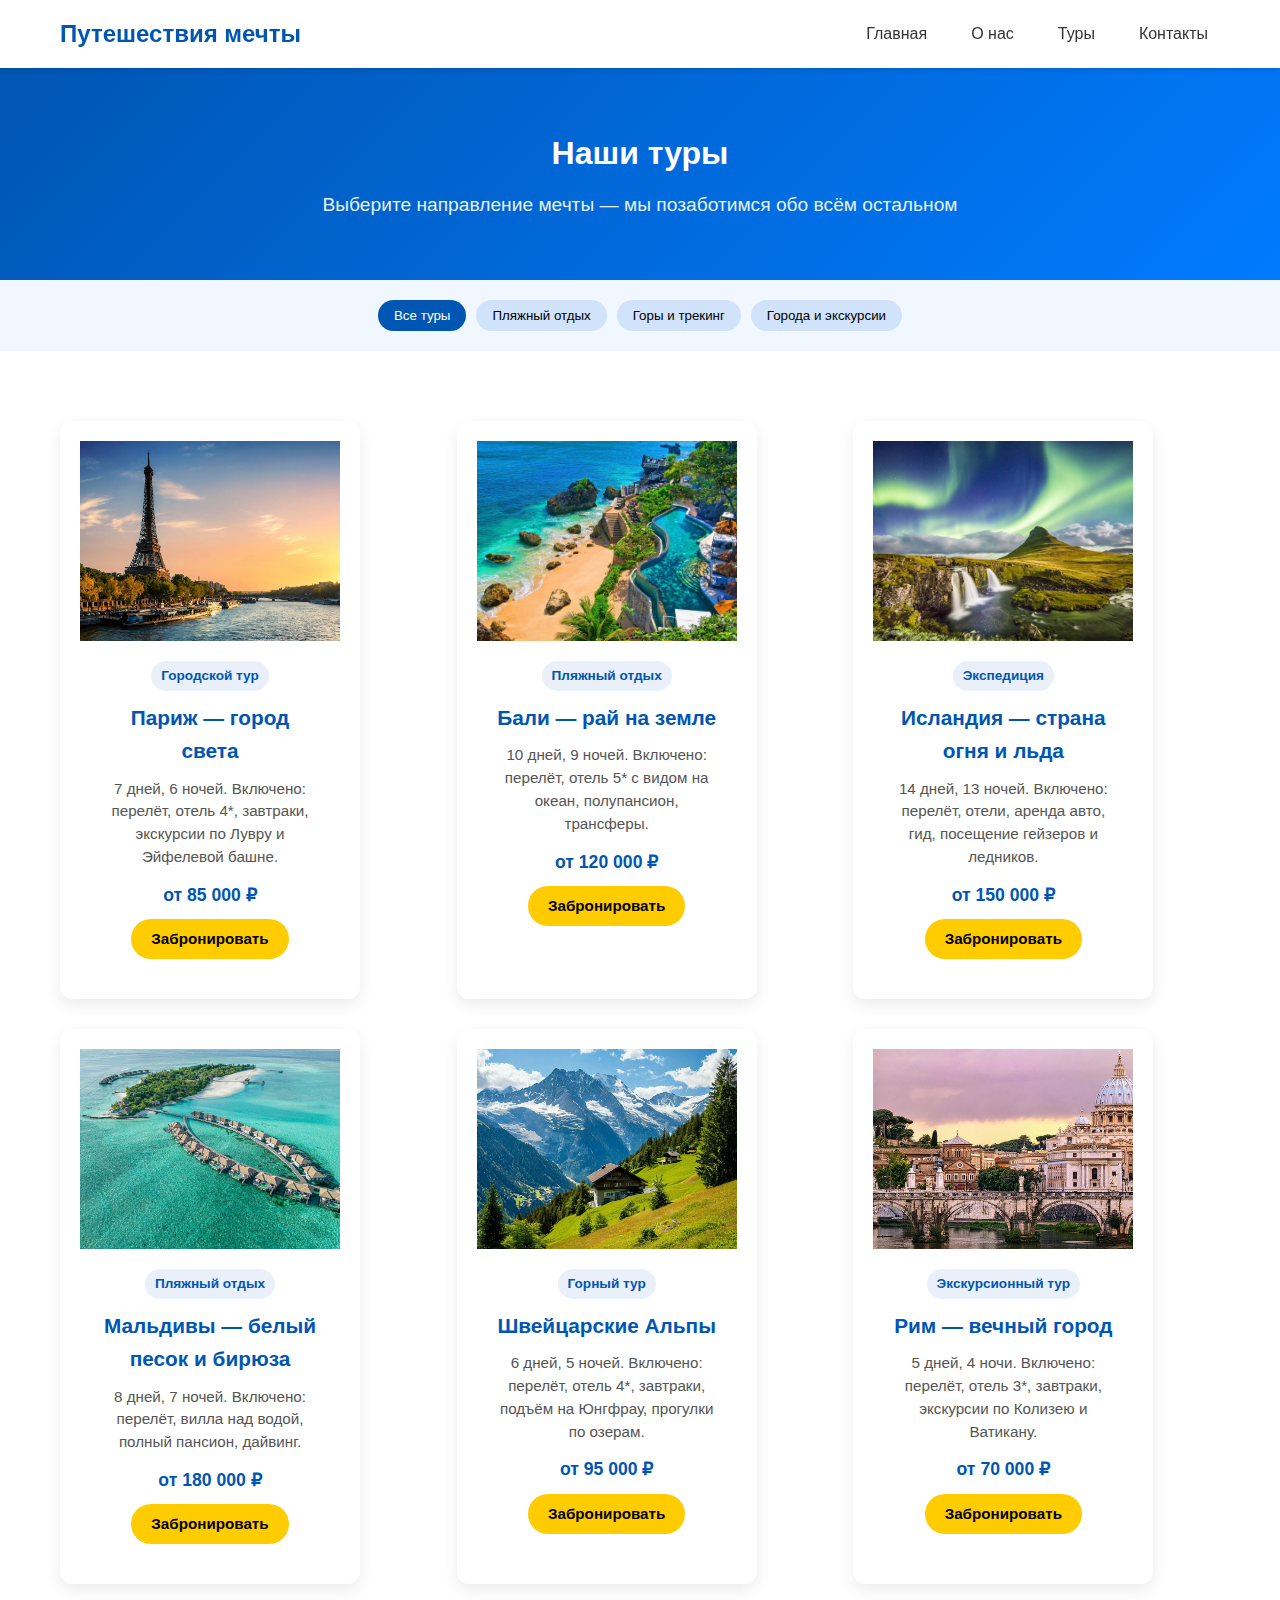
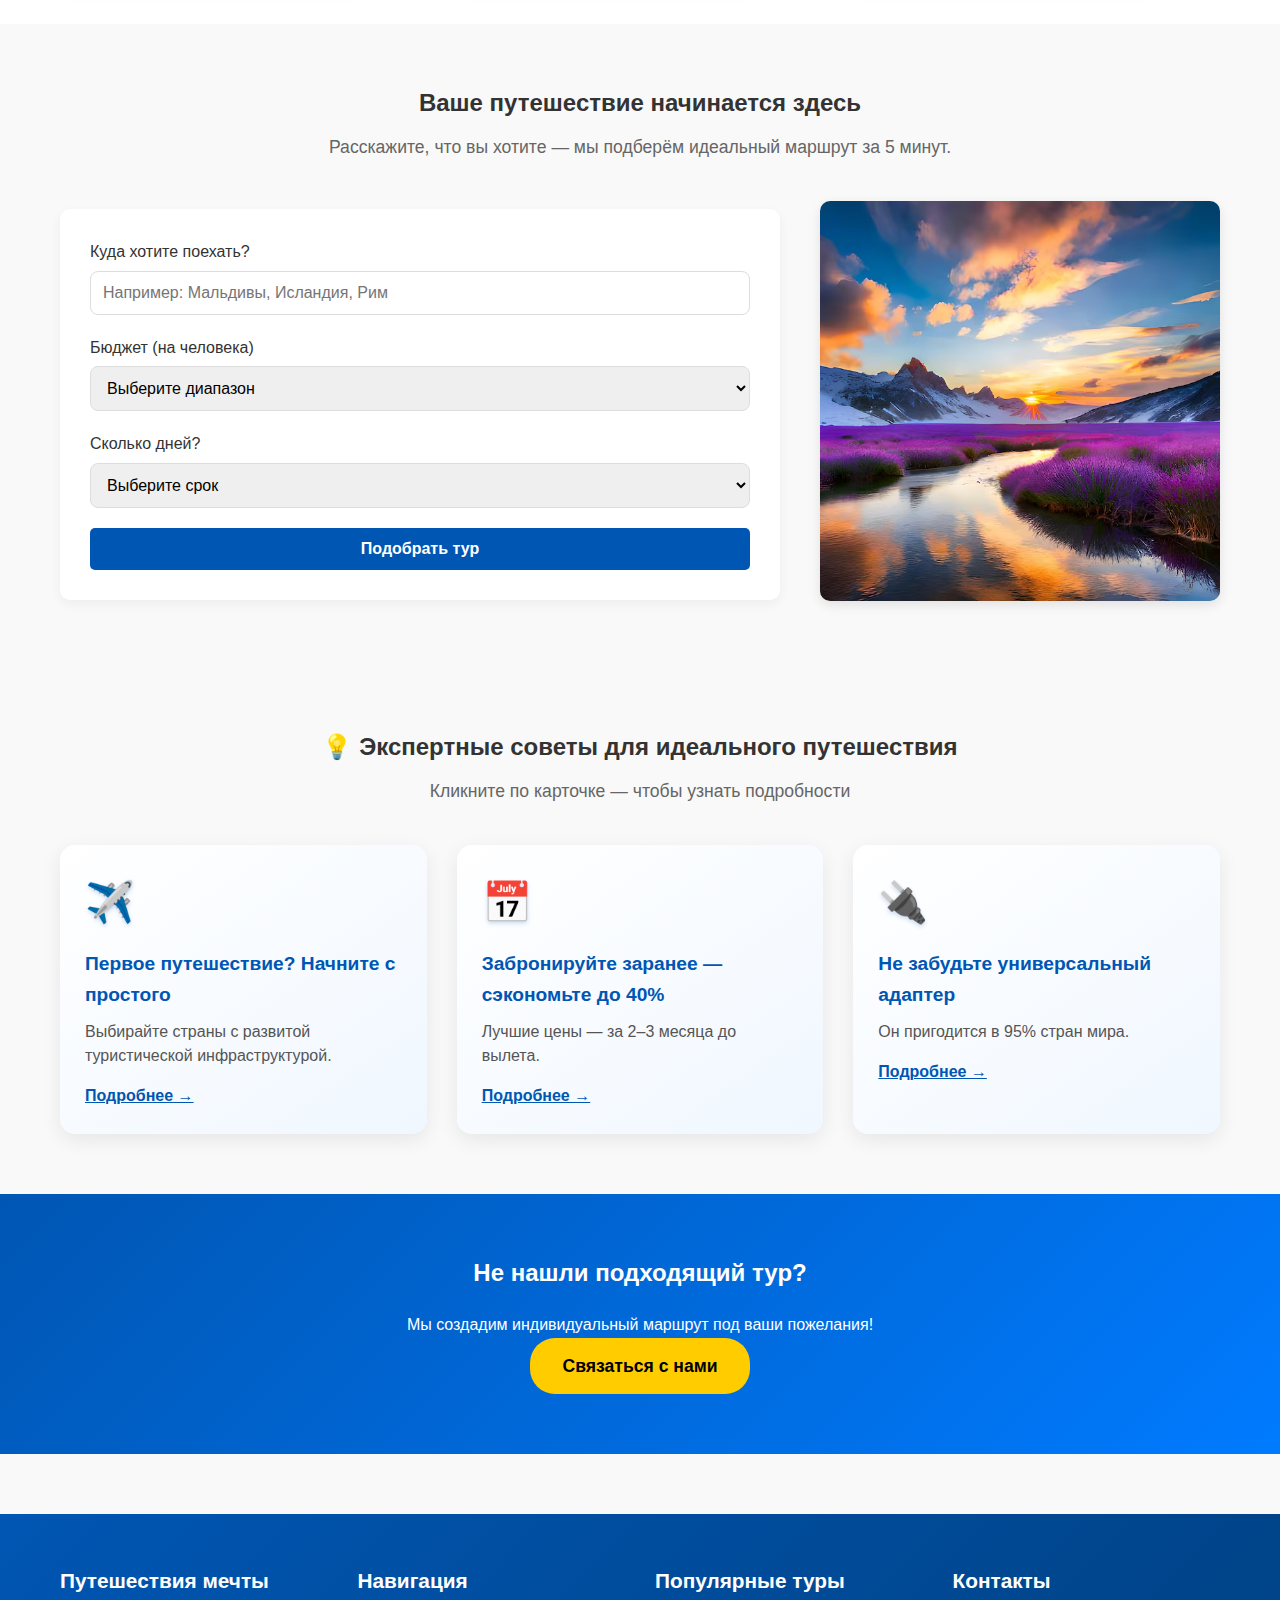
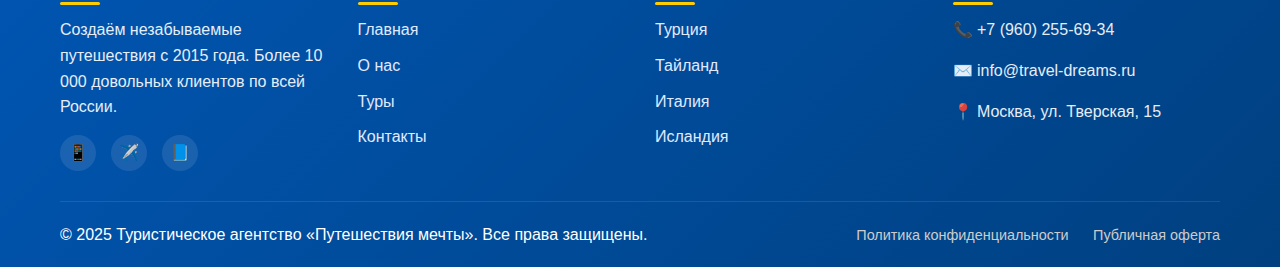
<file: tours.html>
<!DOCTYPE html>
<html lang="ru">
<head>
    <meta charset="UTF-8">
    <meta name="viewport" content="width=device-width, initial-scale=1.0">
    <title>Туры — Путешествия мечты</title>
    <link rel="stylesheet" href="css/style.css">
</head>
<body>
    <header>
        <div class="container">
            <div class="logo">Путешествия мечты</div>
            <nav>
                <ul>
                    <li><a href="index.html">Главная</a></li>
                    <li><a href="about.html">О нас</a></li>
                    <li><a href="tours.html">Туры</a></li>
                    <li><a href="contacts.html">Контакты</a></li>
                </ul>
            </nav>
        </div>
    </header>

    <!-- Заголовок страницы -->
    <section class="page-header">
        <div class="container">
            <h1>Наши туры</h1>
            <p class="subtitle">Выберите направление мечты — мы позаботимся обо всём остальном</p>
        </div>
    </section>

    <!-- Фильтры -->
    <section class="filters-section">
        <div class="container">
            <div class="filters">
                <button class="filter-btn active" data-filter="all">Все туры</button>
                <button class="filter-btn" data-filter="beach">Пляжный отдых</button>
                <button class="filter-btn" data-filter="mountain">Горы и трекинг</button>
                <button class="filter-btn" data-filter="city">Города и экскурсии</button>
            </div>
        </div>
    </section>

    <!-- Список туров -->
    <section class="tours-section">
        <div class="container">
            <div class="tour-list">
                <!-- Тур 1 -->
                <div class="tour-item" data-category="city">
                    <div class="tour-image">
                        <img src="images/6.jpg" alt="Париж">
                    </div>
                    <div class="tour-content">
                        <span class="tour-badge">Городской тур</span>
                        <h3>Париж — город света</h3>
                        <p>7 дней, 6 ночей. Включено: перелёт, отель 4*, завтраки, экскурсии по Лувру и Эйфелевой башне.</p>
                        <div class="tour-price">от 85 000 ₽</div>
                        <a href="#" class="btn">Забронировать</a>
                    </div>
                </div>

                <!-- Тур 2 -->
                <div class="tour-item" data-category="beach">
                    <div class="tour-image">
                        <img src="images/7.jpg" alt="Бали">
                    </div>
                    <div class="tour-content">
                        <span class="tour-badge">Пляжный отдых</span>
                        <h3>Бали — рай на земле</h3>
                        <p>10 дней, 9 ночей. Включено: перелёт, отель 5* с видом на океан, полупансион, трансферы.</p>
                        <div class="tour-price">от 120 000 ₽</div>
                        <a href="#" class="btn">Забронировать</a>
                    </div>
                </div>

                <!-- Тур 3 -->
                <div class="tour-item" data-category="mountain">
                    <div class="tour-image">
                        <img src="images/8.jpg" alt="Исландия">
                    </div>
                    <div class="tour-content">
                        <span class="tour-badge">Экспедиция</span>
                        <h3>Исландия — страна огня и льда</h3>
                        <p>14 дней, 13 ночей. Включено: перелёт, отели, аренда авто, гид, посещение гейзеров и ледников.</p>
                        <div class="tour-price">от 150 000 ₽</div>
                        <a href="#" class="btn">Забронировать</a>
                    </div>
                </div>

                <!-- Тур 4 -->
                <div class="tour-item" data-category="beach">
                    <div class="tour-image">
                        <img src="images/9.jpg" alt="Мальдивы">
                    </div>
                    <div class="tour-content">
                        <span class="tour-badge">Пляжный отдых</span>
                        <h3>Мальдивы — белый песок и бирюза</h3>
                        <p>8 дней, 7 ночей. Включено: перелёт, вилла над водой, полный пансион, дайвинг.</p>
                        <div class="tour-price">от 180 000 ₽</div>
                        <a href="#" class="btn">Забронировать</a>
                    </div>
                </div>

                <!-- Тур 5 -->
                <div class="tour-item" data-category="mountain">
                    <div class="tour-image">
                        <img src="images/10.jpg" alt="Альпы">
                    </div>
                    <div class="tour-content">
                        <span class="tour-badge">Горный тур</span>
                        <h3>Швейцарские Альпы</h3>
                        <p>6 дней, 5 ночей. Включено: перелёт, отель 4*, завтраки, подъём на Юнгфрау, прогулки по озерам.</p>
                        <div class="tour-price">от 95 000 ₽</div>
                        <a href="#" class="btn">Забронировать</a>
                    </div>
                </div>

                <!-- Тур 6 -->
                <div class="tour-item" data-category="city">
                    <div class="tour-image">
                        <img src="images/11.jpg" alt="Рим">
                    </div>
                    <div class="tour-content">
                        <span class="tour-badge">Экскурсионный тур</span>
                        <h3>Рим — вечный город</h3>
                        <p>5 дней, 4 ночи. Включено: перелёт, отель 3*, завтраки, экскурсии по Колизею и Ватикану.</p>
                        <div class="tour-price">от 70 000 ₽</div>
                        <a href="#" class="btn">Забронировать</a>
                    </div>
                </div>
            </div>
        </div>
    </section>

    <!-- Ваше путешествие начинается здесь -->
    <section class="start-here-section">
        <div class="container">
            <h2>Ваше путешествие начинается здесь</h2>
            <p class="subtitle">Расскажите, что вы хотите — мы подберём идеальный маршрут за 5 минут.</p>
            <div class="trip-finder">
                <div class="finder-form">
                    <div class="form-group">
                        <label for="destination">Куда хотите поехать?</label>
                        <input type="text" id="destination" placeholder="Например: Мальдивы, Исландия, Рим">
                    </div>
                    <div class="form-group">
                        <label for="budget">Бюджет (на человека)</label>
                        <select id="budget">
                            <option value="">Выберите диапазон</option>
                            <option value="low">До 70 000 ₽</option>
                            <option value="medium">70 000 – 120 000 ₽</option>
                            <option value="high">От 120 000 ₽</option>
                        </select>
                    </div>
                    <div class="form-group">
                        <label for="duration">Сколько дней?</label>
                        <select id="duration">
                            <option value="">Выберите срок</option>
                            <option value="short">3–5 дней</option>
                            <option value="medium">6–10 дней</option>
                            <option value="long">11+ дней</option>
                        </select>
                    </div>
                    <button class="btn">Подобрать тур</button>
                </div>
                <div class="finder-image">
                    <img src="images/12.jpg" alt="Идеальное путешествие">
                </div>
            </div>
        </div>
    </section>

    <!-- Премиальные советы с модальными окнами -->
    <section class="premium-tips">
        <div class="container">
            <h2>💡 Экспертные советы для идеального путешествия</h2>
            <p class="subtitle">Кликните по карточке — чтобы узнать подробности</p>
            <div class="tips-grid">
                <!-- Совет 1 -->
                <div class="tip-card" data-modal="tip1">
                    <div class="tip-icon">✈️</div>
                    <h3>Первое путешествие? Начните с простого</h3>
                    <p>Выбирайте страны с развитой туристической инфраструктурой.</p>
                    <span class="tip-read-more">Подробнее →</span>
                </div>
                <!-- Совет 2 -->
                <div class="tip-card" data-modal="tip2">
                    <div class="tip-icon">📅</div>
                    <h3>Забронируйте заранее — сэкономьте до 40%</h3>
                    <p>Лучшие цены — за 2–3 месяца до вылета.</p>
                    <span class="tip-read-more">Подробнее →</span>
                </div>
                <!-- Совет 3 -->
                <div class="tip-card" data-modal="tip3">
                    <div class="tip-icon">🔌</div>
                    <h3>Не забудьте универсальный адаптер</h3>
                    <p>Он пригодится в 95% стран мира.</p>
                    <span class="tip-read-more">Подробнее →</span>
                </div>
            </div>
        </div>
    </section>

    <!-- Призыв к действию -->
    <section class="cta-section">
        <div class="container">
            <h2>Не нашли подходящий тур?</h2>
            <p>Мы создадим индивидуальный маршрут под ваши пожелания!</p>
            <a href="contacts.html" class="btn">Связаться с нами</a>
        </div>
    </section>

    <!-- Модальные окна -->
    <div id="modal-tip1" class="modal">
        <div class="modal-content">
            <span class="close">&times;</span>
            <h3>✈️ Первое путешествие? Начните с простого</h3>
            <p><strong>Рекомендуемые страны:</strong> Тайланд, Греция, Турция, Кипр, Болгария.</p>
            <p><strong>Почему?</strong> Хорошая инфраструктура, много русскоговорящих, безопасность, доступные цены.</p>
            <p><strong>Совет:</strong> Не планируйте сложные маршруты — начните с одного города или курорта.</p>
            <button class="btn modal-btn">Забронировать тур</button>
        </div>
    </div>

    <div id="modal-tip2" class="modal">
        <div class="modal-content">
            <span class="close">&times;</span>
            <h3>📅 Забронируйте заранее — сэкономьте до 40%</h3>
            <p><strong>Когда бронировать:</strong></p>
            <ul>
                <li>Зимние туры — за 3–4 месяца</li>
                <li>Летние туры — за 2–3 месяца</li>
                <li>Популярные направления (Испания, Италия) — за 4–6 месяцев</li>
            </ul>
            <p><strong>Пример:</strong> Тур в Турцию за 3 месяца — 45 000 ₽, за 2 недели — 70 000 ₽.</p>
            <button class="btn modal-btn">Подобрать тур</button>
        </div>
    </div>

    <div id="modal-tip3" class="modal">
        <div class="modal-content">
            <span class="close">&times;</span>
            <h3>🔌 Не забудьте универсальный адаптер</h3>
            <p><strong>Что это?</strong> Устройство, которое подходит к розеткам в любой стране.</p>
            <p><strong>Цена:</strong> от 300 до 1500 ₽.</p>
            <p><strong>Где купить:</strong> Ozon, Wildberries, Ашан, магазины электроники.</p>
            <p><strong>Совет:</strong> Купите с USB-портами — сможете заряжать телефон и ноутбук одновременно.</p>
            <button class="btn modal-btn">Купить адаптер</button>
        </div>
    </div>

    <!-- Профессиональный футер — на весь экран -->
    <footer class="main-footer">
        <div class="container">
            <div class="footer-grid">
                <!-- Колонка 1: О компании -->
                <div class="footer-col">
                    <h3>Путешествия мечты</h3>
                    <p>Создаём незабываемые путешествия с 2015 года. Более 10 000 довольных клиентов по всей России.</p>
                    <div class="social-icons">
                        <a href="#" aria-label="Instagram">📱</a>
                        <a href="#" aria-label="Telegram">✈️</a>
                        <a href="#" aria-label="VK">📘</a>
                    </div>
                </div>

                <!-- Колонка 2: Навигация -->
                <div class="footer-col">
                    <h3>Навигация</h3>
                    <ul class="footer-links">
                        <li><a href="index.html">Главная</a></li>
                        <li><a href="about.html">О нас</a></li>
                        <li><a href="tours.html">Туры</a></li>
                        <li><a href="contacts.html">Контакты</a></li>
                    </ul>
                </div>

                <!-- Колонка 3: Популярные направления -->
                <div class="footer-col">
                    <h3>Популярные туры</h3>
                    <ul class="footer-links">
                        <li><a href="#">Турция</a></li>
                        <li><a href="#">Тайланд</a></li>
                        <li><a href="#">Италия</a></li>
                        <li><a href="#">Исландия</a></li>
                    </ul>
                </div>

                <!-- Колонка 4: Контакты -->
                <div class="footer-col">
                    <h3>Контакты</h3>
                    <p>📞 +7 (960) 255-69-34</p>
                    <p>✉️ info@travel-dreams.ru</p>
                    <p>📍 Москва, ул. Тверская, 15</p>
                </div>
            </div>

            <div class="footer-bottom">
                <p>&copy; 2025 Туристическое агентство «Путешествия мечты». Все права защищены.</p>
                <div class="footer-legal">
                    <a href="#">Политика конфиденциальности</a>
                    <a href="#">Публичная оферта</a>
                </div>
            </div>
        </div>
    </footer>

    <!-- JavaScript для фильтров -->
    <script>
        document.addEventListener('DOMContentLoaded', function() {
            const filterButtons = document.querySelectorAll('.filter-btn');
            const tourItems = document.querySelectorAll('.tour-item');

            filterButtons.forEach(button => {
                button.addEventListener('click', () => {
                    filterButtons.forEach(btn => btn.classList.remove('active'));
                    button.classList.add('active');

                    const filter = button.getAttribute('data-filter');
                    tourItems.forEach(item => {
                        if (filter === 'all' || item.getAttribute('data-category') === filter) {
                            item.style.display = 'block';
                        } else {
                            item.style.display = 'none';
                        }
                    });
                });
            });
        });
    </script>

    <!-- JavaScript для модальных окон -->
    <script>
        document.querySelectorAll('.tip-card').forEach(card => {
            card.addEventListener('click', () => {
                const modalId = card.getAttribute('data-modal');
                document.getElementById(`modal-${modalId}`).style.display = 'block';
            });
        });

        document.querySelectorAll('.close').forEach(closeBtn => {
            closeBtn.addEventListener('click', () => {
                closeBtn.closest('.modal').style.display = 'none';
            });
        });

        window.addEventListener('click', (event) => {
            if (event.target.classList.contains('modal')) {
                event.target.style.display = 'none';
            }
        });
    </script>
</body>
</html>
</file>
<file: css/style.css>
* {
    margin: 0;
    padding: 0;
    box-sizing: border-box;
}

body {
    font-family: 'Segoe UI', Tahoma, Geneva, Verdana, sans-serif;
    line-height: 1.6;
    color: #333;
    background-color: #f9f9f9;
}

.container {
    max-width: 1200px;
    margin: 0 auto;
    padding: 0 20px;
}

/* Шапка */
header {
    background-color: #fff;
    box-shadow: 0 2px 5px rgba(0,0,0,0.1);
    position: sticky;
    top: 0;
    z-index: 100;
}

header .container {
    display: flex;
    justify-content: space-between;
    align-items: center;
    padding: 15px 20px;
}

.logo {
    font-size: 24px;
    font-weight: bold;
    color: #0056b3;
}

nav ul {
    display: flex;
    list-style: none;
}

nav ul li {
    margin-left: 20px;
}

nav ul li a {
    text-decoration: none;
    color: #333;
    font-weight: 500;
    padding: 8px 12px;
    border-radius: 4px;
    transition: background-color 0.3s;
}

nav ul li a:hover {
    background-color: #e9f0fa;
    color: #0056b3;
}

/* Главный баннер */
.hero {
    background: linear-gradient(135deg, #0056b3, #007bff);
    color: white;
    padding: 60px 20px;
    text-align: center;
}

.hero h1 {
    font-size: 2.5rem;
    margin-bottom: 15px;
}

.hero p {
    font-size: 1.2rem;
    margin-bottom: 30px;
}

.btn {
    display: inline-block;
    background-color: #ffcc00;
    color: #000;
    padding: 12px 24px;
    text-decoration: none;
    border-radius: 25px;
    font-weight: bold;
    transition: background-color 0.3s;
}

.btn:hover {
    background-color: #e6b800;
}

/* Блоки преимуществ */
.features {
    padding: 60px 20px;
    background-color: #fff;
}

.features .container {
    display: flex;
    gap: 20px;
    flex-wrap: wrap;
    justify-content: center;
}

.feature-box {
    background: #f0f7ff;
    padding: 30px;
    border-radius: 10px;
    width: 300px;
    text-align: center;
    box-shadow: 0 4px 8px rgba(0,0,0,0.05);
    transition: transform 0.3s;
}

.feature-box:hover {
    transform: translateY(-5px);
}

.feature-box h3 {
    margin-bottom: 15px;
    color: #0056b3;
}


.tour-list {
    display: flex;
    flex-wrap: wrap;
    gap: 20px;
    justify-content: center;
    margin-top: 30px;
}

.tour-item {
    background: #fff;
    padding: 20px;
    border-radius: 10px;
    box-shadow: 0 4px 8px rgba(0,0,0,0.1);
    width: 300px;
    text-align: center;
}

.tour-item h3 {
    margin-bottom: 10px;
    color: #0056b3;
}

.contact-form {
    max-width: 500px;
    margin: 30px auto;
    padding: 20px;
    background: #f9f9f9;
    border-radius: 10px;
    box-shadow: 0 4px 8px rgba(0,0,0,0.05);
}

.form-group {
    margin-bottom: 20px;
}

.form-group label {
    display: block;
    margin-bottom: 5px;
    font-weight: 500;
}

.form-group input,
.form-group textarea {
    width: 100%;
    padding: 10px;
    border: 1px solid #ddd;
    border-radius: 5px;
    font-size: 16px;
}

.form-group input:focus,
.form-group textarea:focus {
    outline: none;
    border-color: #0056b3;
    box-shadow: 0 0 5px rgba(0,86,179,0.2);
}

.contact-form button {
    width: 100%;
    padding: 12px;
    background-color: #0056b3;
    color: white;
    border: none;
    border-radius: 5px;
    font-size: 16px;
    cursor: pointer;
    transition: background-color 0.3s;
}

.contact-form button:hover {
    background-color: #004080;
}

/* Фото-баннер */
.photo-banner {
    padding: 40px 0;
    background-color: #fff;
}

.photo-banner .container {
    max-width: 1200px;
    margin: 0 auto;
    overflow: hidden;
    border-radius: 10px;
    box-shadow: 0 4px 15px rgba(0,0,0,0.1);
}

.banner-image {
    width: 100%;
    height: auto;
    display: block;
    border-radius: 8px;
    transition: transform 0.3s ease;
}

.banner-image:hover {
    transform: scale(1.02);
}

/* Стили для страницы "О нас" */

.page-header {
    background: linear-gradient(135deg, #0056b3, #007bff);
    color: white;
    padding: 60px 20px;
    text-align: center;
}

.page-header .subtitle {
    font-size: 1.2rem;
    opacity: 0.9;
    margin-top: 10px;
}

.about-section {
    padding: 60px 20px;
    background-color: #fff;
}

.about-content {
    display: flex;
    gap: 40px;
    align-items: center;
    margin-top: 30px;
}

.about-text {
    flex: 1;
}

.about-text p {
    margin-bottom: 15px;
    font-size: 1.1rem;
    line-height: 1.7;
}

.about-image img {
    width: 100%;
    max-width: 500px;
    border-radius: 10px;
    box-shadow: 0 4px 12px rgba(0,0,0,0.1);
}

.values-section {
    padding: 60px 20px;
    background-color: #f0f7ff;
}

.values-grid {
    display: grid;
    grid-template-columns: repeat(auto-fit, minmax(250px, 1fr));
    gap: 25px;
    margin-top: 30px;
}

.value-card {
    background: white;
    padding: 25px;
    border-radius: 10px;
    box-shadow: 0 4px 8px rgba(0,0,0,0.05);
    text-align: center;
    transition: transform 0.3s;
}

.value-card:hover {
    transform: translateY(-5px);
}

.value-card h3 {
    color: #0056b3;
    margin-bottom: 12px;
}

.team-section {
    padding: 60px 20px;
    background-color: #fff;
}

.team-grid {
    display: grid;
    grid-template-columns: repeat(auto-fit, minmax(250px, 1fr));
    gap: 30px;
    margin-top: 30px;
}

.team-member {
    text-align: center;
}

.team-member img {
    width: 120px;
    height: 120px;
    border-radius: 50%;
    object-fit: cover;
    margin-bottom: 15px;
    border: 3px solid #e9f0fa;
}

.team-member h3 {
    color: #0056b3;
    margin-bottom: 8px;
}

.reviews-section {
    padding: 60px 20px;
    background-color: #f9f9f9;
}

.reviews-grid {
    display: grid;
    grid-template-columns: repeat(auto-fit, minmax(300px, 1fr));
    gap: 25px;
    margin-top: 30px;
}

.review-card {
    background: white;
    padding: 25px;
    border-radius: 10px;
    box-shadow: 0 4px 8px rgba(0,0,0,0.05);
    font-style: italic;
}

.review-card p {
    margin-bottom: 15px;
}

.cta-section {
    padding: 60px 20px;
    text-align: center;
    background: linear-gradient(135deg, #0056b3, #007bff);
    color: white;
}

.cta-section h2 {
    margin-bottom: 20px;
}

.cta-section .btn {
    background-color: #ffcc00;
    color: #000;
    padding: 14px 32px;
    font-size: 1.1rem;
}

/* Адаптивность для "О нас" */
@media (max-width: 768px) {
    .about-content {
        flex-direction: column;
    }

    .about-image img {
        max-width: 100%;
    }
}

/* Стили для страницы "Туры" */

.tours-section {
    padding: 40px 20px;
    background-color: #fff;
}

.tour-list {
    display: grid;
    grid-template-columns: repeat(auto-fill, minmax(350px, 1fr));
    gap: 30px;
    margin-top: 30px;
}

.tour-item {
    background: #fff;
    border-radius: 12px;
    overflow: hidden;
    box-shadow: 0 6px 15px rgba(0,0,0,0.08);
    transition: transform 0.3s, box-shadow 0.3s;
}

.tour-item:hover {
    transform: translateY(-8px);
    box-shadow: 0 10px 25px rgba(0,0,0,0.12);
}

.tour-image img {
    width: 100%;
    height: 200px;
    object-fit: cover;
    display: block;
}

.tour-content {
    padding: 20px;
}

.tour-badge {
    display: inline-block;
    background-color: #e9f0fa;
    color: #0056b3;
    padding: 4px 10px;
    border-radius: 20px;
    font-size: 0.85rem;
    font-weight: 600;
    margin-bottom: 10px;
}

.tour-item h3 {
    margin-bottom: 10px;
    color: #0056b3;
    font-size: 1.3rem;
}

.tour-item p {
    font-size: 0.95rem;
    color: #555;
    margin-bottom: 12px;
    line-height: 1.5;
}

.tour-price {
    font-size: 1.2rem;
    font-weight: bold;
    color: #0056b3;
    margin: 10px 0;
}

.tour-item .btn {
    display: inline-block;
    width: auto;
    padding: 8px 20px;
    font-size: 0.95rem;
}

/* Фильтры */
.filters-section {
    padding: 20px 0;
    background-color: #f0f7ff;
}

.filters {
    display: flex;
    flex-wrap: wrap;
    gap: 10px;
    justify-content: center;
}

.filter-btn {
    padding: 8px 16px;
    background: #d0e3fa;
    border: none;
    border-radius: 20px;
    cursor: pointer;
    font-weight: 500;
    transition: all 0.3s;
}

.filter-btn.active,
.filter-btn:hover {
    background: #0056b3;
    color: white;
}

/* Преимущества на странице туров */
.why-us-section {
    padding: 60px 20px;
    background-color: #f9f9f9;
}

.features-grid {
    display: grid;
    grid-template-columns: repeat(auto-fit, minmax(250px, 1fr));
    gap: 25px;
    margin-top: 30px;
}

/* Адаптивность для туров */
@media (max-width: 768px) {
    .tour-list {
        grid-template-columns: 1fr;
    }

    .filters {
        flex-direction: column;
        align-items: center;
    }

    .filter-btn {
        width: 100%;
        max-width: 300px;
    }
}

/* Ваше путешествие начинается здесь */
.start-here-section {
    padding: 60px 20px;
    background-color: #f9f9f9;
}

.start-here-section h2 {
    text-align: center;
    margin-bottom: 10px;
    color: #333;
}

.start-here-section .subtitle {
    text-align: center;
    font-size: 1.1rem;
    color: #666;
    margin-bottom: 40px;
}

.trip-finder {
    display: flex;
    gap: 40px;
    align-items: center;
    margin-top: 30px;
    flex-wrap: wrap;
}

.finder-form {
    flex: 1;
    min-width: 300px;
    background: white;
    padding: 30px;
    border-radius: 10px;
    box-shadow: 0 4px 12px rgba(0,0,0,0.05);
}

.finder-form .form-group {
    margin-bottom: 20px;
}

.finder-form label {
    display: block;
    margin-bottom: 5px;
    font-weight: 500;
}

.finder-form input,
.finder-form select {
    width: 100%;
    padding: 10px;
    border: 1px solid #ddd;
    border-radius: 5px;
    font-size: 16px;
}

.finder-form button {
    width: 100%;
    padding: 12px;
    background-color: #0056b3;
    color: white;
    border: none;
    border-radius: 5px;
    font-size: 16px;
    cursor: pointer;
    transition: background-color 0.3s;
}

.finder-form button:hover {
    background-color: #004080;
}

.finder-image img {
    width: 100%;
    max-width: 400px;
    border-radius: 10px;
    box-shadow: 0 4px 12px rgba(0,0,0,0.1);
}

.quick-tips {
    margin-top: 40px;
    padding: 25px;
    background: white;
    border-radius: 10px;
    box-shadow: 0 4px 8px rgba(0,0,0,0.05);
}

.quick-tips h3 {
    margin-bottom: 15px;
    color: #0056b3;
}

.quick-tips ul {
    list-style: none;
    padding-left: 0;
}

.quick-tips li {
    margin-bottom: 10px;
    position: relative;
    padding-left: 25px;
}

.quick-tips li:before {
    content: "✅";
    position: absolute;
    left: 0;
    color: #0056b3;
    font-weight: bold;
}

/* Адаптивность */
@media (max-width: 768px) {
    .trip-finder {
        flex-direction: column;
    }

    .finder-form {
        width: 100%;
    }
}

/* Стили для страницы "Контакты" */

.contact-section {
    padding: 60px 20px;
    background-color: #fff;
}

.contact-layout {
    display: flex;
    gap: 40px;
    flex-wrap: wrap;
}

.contact-info {
    flex: 1;
    min-width: 300px;
}

.contact-form-wrapper {
    flex: 1;
    min-width: 300px;
}

.contact-info h2,
.contact-form-wrapper h2 {
    margin-bottom: 20px;
    color: #333;
}

.contact-item {
    margin-bottom: 20px;
}

.contact-item strong {
    display: block;
    margin-bottom: 5px;
    color: #0056b3;
}

.contact-item a {
    color: #333;
    text-decoration: none;
}

.contact-item a:hover {
    text-decoration: underline;
}

.social-links {
    display: flex;
    gap: 15px;
    margin-top: 15px;
}

.social-link {
    display: inline-block;
    padding: 6px 12px;
    background: #f0f7ff;
    color: #0056b3;
    text-decoration: none;
    border-radius: 20px;
    font-size: 0.9rem;
}

.social-link:hover {
    background: #0056b3;
    color: white;
}

/* Карта */
.map-section {
    padding: 60px 20px;
    background-color: #f9f9f9;
}

.map-container {
    margin-top: 20px;
    border-radius: 10px;
    overflow: hidden;
    box-shadow: 0 4px 12px rgba(0,0,0,0.1);
}

/* FAQ */
.faq-section {
    padding: 60px 20px;
    background-color: #fff;
}

.faq-list {
    margin-top: 30px;
}

.faq-item {
    margin-bottom: 25px;
    padding-bottom: 25px;
    border-bottom: 1px solid #eee;
}

.faq-item h3 {
    color: #0056b3;
    margin-bottom: 10px;
}

.faq-item p {
    color: #555;
    line-height: 1.6;
}

/* Адаптивность */
@media (max-width: 768px) {
    .contact-layout {
        flex-direction: column;
    }

    .map-container iframe {
        height: 250px;
    }
}

/* Премиальные советы */
.premium-tips {
    padding: 60px 20px;
    background-color: #f9f9f9;
}

.premium-tips h2 {
    text-align: center;
    margin-bottom: 10px;
    color: #333;
}

.premium-tips .subtitle {
    text-align: center;
    font-size: 1.1rem;
    color: #666;
    margin-bottom: 40px;
}

.tips-grid {
    display: grid;
    grid-template-columns: repeat(auto-fit, minmax(300px, 1fr));
    gap: 30px;
    margin-top: 30px;
}

.tip-card {
    background: linear-gradient(145deg, #ffffff, #f0f7ff);
    border-radius: 15px;
    padding: 25px;
    box-shadow: 0 6px 20px rgba(0,0,0,0.08);
    cursor: pointer;
    transition: transform 0.3s, box-shadow 0.3s;
    position: relative;
    overflow: hidden;
}

.tip-card:hover {
    transform: translateY(-8px);
    box-shadow: 0 10px 30px rgba(0,0,0,0.12);
}

.tip-icon {
    font-size: 2.5rem;
    margin-bottom: 15px;
    color: #0056b3;
    text-shadow: 0 2px 4px rgba(0,86,179,0.2);
}

.tip-card h3 {
    margin-bottom: 10px;
    color: #0056b3;
    font-size: 1.2rem;
}

.tip-card p {
    color: #555;
    margin-bottom: 15px;
    line-height: 1.5;
}

.tip-read-more {
    display: inline-block;
    color: #0056b3;
    font-weight: bold;
    text-decoration: underline;
    cursor: pointer;
    transition: color 0.3s;
}

.tip-read-more:hover {
    color: #004080;
}

/* Модальное окно */
.modal {
    display: none;
    position: fixed;
    z-index: 1000;
    left: 0;
    top: 0;
    width: 100%;
    height: 100%;
    background-color: rgba(0,0,0,0.5);
    animation: fadeIn 0.3s ease-in-out;
}

.modal-content {
    background: white;
    margin: 10% auto;
    padding: 30px;
    border-radius: 15px;
    width: 90%;
    max-width: 600px;
    box-shadow: 0 10px 30px rgba(0,0,0,0.2);
    position: relative;
    animation: slideIn 0.4s ease-out;
}

.close {
    position: absolute;
    top: 15px;
    right: 20px;
    font-size: 2rem;
    color: #aaa;
    cursor: pointer;
    transition: color 0.3s;
}

.close:hover {
    color: #000;
}

.modal-content h3 {
    color: #0056b3;
    margin-bottom: 20px;
    border-bottom: 2px solid #e9f0fa;
    padding-bottom: 10px;
}

.modal-content ul {
    list-style: none;
    padding-left: 0;
    margin: 15px 0;
}

.modal-content li {
    margin-bottom: 10px;
    position: relative;
    padding-left: 25px;
}

.modal-content li:before {
    content: "•";
    position: absolute;
    left: 0;
    color: #0056b3;
    font-weight: bold;
}

.modal-btn {
    margin-top: 20px;
    width: 100%;
    padding: 12px;
    font-size: 1rem;
}

/* Анимации */
@keyframes fadeIn {
    from { opacity: 0; }
    to { opacity: 1; }
}

@keyframes slideIn {
    from { transform: translateY(-50px); opacity: 0; }
    to { transform: translateY(0); opacity: 1; }
}

/* Адаптивность */
@media (max-width: 768px) {
    .modal-content {
        margin: 20% auto;
        width: 95%;
    }

    .tip-card {
        padding: 20px;
    }
}

/* Профессиональный футер — на весь экран */
.main-footer {
    background: linear-gradient(135deg, #0056b3, #004080);
    color: white;
    padding: 50px 0 20px;
    margin-top: 60px;
    width: 100%;
}

.footer-grid {
    display: grid;
    grid-template-columns: repeat(auto-fit, minmax(220px, 1fr));
    gap: 30px;
    margin-bottom: 30px;
}

.footer-col h3 {
    font-size: 1.3rem;
    margin-bottom: 20px;
    position: relative;
}

.footer-col h3::after {
    content: '';
    position: absolute;
    left: 0;
    bottom: -8px;
    width: 40px;
    height: 3px;
    background: #ffcc00;
    border-radius: 2px;
}

.footer-col p {
    opacity: 0.9;
    line-height: 1.6;
    margin-bottom: 15px;
}

.footer-links {
    list-style: none;
    padding: 0;
}

.footer-links li {
    margin-bottom: 10px;
}

.footer-links a {
    color: #e0eaff;
    text-decoration: none;
    transition: color 0.3s;
    display: inline-block;
}

.footer-links a:hover {
    color: #ffcc00;
}

.social-icons {
    display: flex;
    gap: 15px;
    margin-top: 15px;
}

.social-icons a {
    display: inline-block;
    width: 36px;
    height: 36px;
    background: rgba(255,255,255,0.1);
    border-radius: 50%;
    display: flex;
    align-items: center;
    justify-content: center;
    text-decoration: none;
    transition: background 0.3s, transform 0.3s;
}

.social-icons a:hover {
    background: #ffcc00;
    color: #000;
    transform: translateY(-3px);
}

.footer-bottom {
    display: flex;
    justify-content: space-between;
    align-items: center;
    padding-top: 20px;
    border-top: 1px solid rgba(255,255,255,0.1);
    flex-wrap: wrap;
    gap: 15px;
}

.footer-legal a {
    color: #ccc;
    text-decoration: none;
    margin-left: 20px;
    font-size: 0.9rem;
}

.footer-legal a:hover {
    color: #ffcc00;
}

/* Адаптивность футера */
@media (max-width: 768px) {
    .footer-bottom {
        flex-direction: column;
        text-align: center;
    }

    .footer-legal {
        display: flex;
        flex-direction: column;
        gap: 8px;
    }

    .footer-legal a {
        margin-left: 0;
    }
}

/* Премиальный FAQ (аккордеон) */
.premium-faq {
    padding: 60px 0;
    background-color: #f9f9f9;
    width: 100%;
}

.premium-faq h2 {
    text-align: center;
    margin-bottom: 10px;
    color: #333;
}

.premium-faq .subtitle {
    text-align: center;
    font-size: 1.1rem;
    color: #666;
    margin-bottom: 40px;
}

.accordion {
    max-width: 800px;
    margin: 0 auto;
}

.accordion-item {
    margin-bottom: 15px;
    border-radius: 12px;
    overflow: hidden;
    box-shadow: 0 4px 12px rgba(0,0,0,0.05);
    transition: box-shadow 0.3s;
}

.accordion-item:hover {
    box-shadow: 0 6px 18px rgba(0,0,0,0.08);
}

.accordion-header {
    display: flex;
    justify-content: space-between;
    align-items: center;
    width: 100%;
    padding: 20px 25px;
    background: white;
    border: none;
    text-align: left;
    cursor: pointer;
    font-size: 1.1rem;
    font-weight: 600;
    color: #0056b3;
    transition: background-color 0.3s;
}

.accordion-header:hover {
    background-color: #f0f7ff;
}

.accordion-icon {
    font-size: 1.2rem;
    transition: transform 0.3s ease;
    color: #0056b3;
}

/* Анимация стрелки */
.accordion-item.active .accordion-icon {
    transform: rotate(180deg);
}

.accordion-content {
    background: white;
    padding: 0 25px;
    max-height: 0;
    overflow: hidden;
    transition: max-height 0.4s ease, padding 0.4s ease;
}

.accordion-item.active .accordion-content {
    padding: 25px;
    max-height: 300px;
}

.accordion-content p {
    color: #555;
    line-height: 1.6;
}

/* 📱 Адаптивность для всех страниц — мобильные устройства */
@media (max-width: 768px) {
    .container {
        padding: 0 15px;
    }

    /* Шапка */
    header .container {
        flex-direction: column;
        padding: 12px 15px;
        gap: 12px;
    }

    /* Бургер-меню */
    .burger-menu {
        display: block;
        cursor: pointer;
        z-index: 101;
    }

    .burger-menu span {
        display: block;
        width: 25px;
        height: 3px;
        background-color: #333;
        margin: 4px;
        transition: 0.3s;
    }

    .burger-menu.active span:nth-child(1) {
        transform: rotate(-45deg) translate(-5px, 6px);
    }

    .burger-menu.active span:nth-child(2) {
        opacity: 0;
    }

    .burger-menu.active span:nth-child(3) {
        transform: rotate(45deg) translate(-5px, -6px);
    }

    /* Мобильное меню */
    .mobile-menu {
        position: fixed;
        top: 0;
        left: 0;
        width: 100%;
        height: 100vh;
        background: rgba(255,255,255,0.95);
        backdrop-filter: blur(10px);
        z-index: 100;
        display: flex;
        align-items: center;
        justify-content: center;
        transform: translateY(-100%);
        transition: transform 0.5s ease;
        box-shadow: 0 10px 30px rgba(0,0,0,0.1);
    }

    .mobile-menu.active {
        transform: translateY(0);
    }

    .mobile-menu ul {
        list-style: none;
        text-align: center;
        padding: 0;
    }

    .mobile-menu ul li {
        margin: 15px 0;
    }

    .mobile-menu ul li a {
        font-size: 1.5rem;
        color: #0056b3;
        text-decoration: none;
        padding: 10px 20px;
        border-radius: 8px;
        transition: all 0.3s;
    }

    .mobile-menu ul li a:hover {
        background: #e9f0fa;
        color: #0056b3;
    }

    /* Скрыть десктопное меню на мобильных */
    .desktop-menu {
        display: none;
    }
}

/* Показывать десктопное меню только на больших экранах */
@media (min-width: 769px) {
    .desktop-menu {
        display: block;
    }

    .mobile-menu {
        display: none !important;
    }

    .burger-menu {
        display: none;
    }
}

/* 🌌 ПРЕМИАЛЬНЫЙ ЛОАДЕР */
.premium-preloader {
    position: fixed;
    top: 0;
    left: 0;
    width: 100%;
    height: 100%;
    background: linear-gradient(135deg, #001f3f, #0056b3);
    z-index: 9999;
    display: flex;
    flex-direction: column;
    justify-content: center;
    align-items: center;
    overflow: hidden;
    transition: opacity 1.5s ease-out;
}

.logo-container {
    text-align: center;
    margin-bottom: 30px;
    animation: fadeInUp 1s ease-out;
}

.logo-circle {
    width: 80px;
    height: 80px;
    border-radius: 50%;
    background: linear-gradient(135deg, #ffcc00, #ff9900);
    display: flex;
    align-items: center;
    justify-content: center;
    box-shadow: 0 0 20px rgba(255,204,0,0.5);
    animation: pulse 2s infinite ease-in-out;
}

.logo-text {
    font-size: 2.5rem;
    font-weight: bold;
    color: #001f3f;
    letter-spacing: 2px;
}

.slogan {
    font-size: 1.8rem;
    color: white;
    margin-top: 15px;
    opacity: 0;
    animation: fadeIn 1s ease-out 0.5s forwards;
}

.loading-text {
    font-size: 1.2rem;
    color: rgba(255,255,255,0.8);
    margin: 20px 0;
    opacity: 0;
    animation: fadeIn 1s ease-out 1s forwards;
}

.progress-bar {
    width: 80%;
    max-width: 400px;
    height: 6px;
    background: rgba(255,255,255,0.1);
    border-radius: 3px;
    overflow: hidden;
    position: relative;
}

.progress-fill {
    height: 100%;
    background: linear-gradient(90deg, #ffcc00, #ff9900);
    width: 0%;
    animation: fillProgress 3s ease-out forwards;
    box-shadow: 0 0 10px rgba(255,204,0,0.5);
}

/* Анимации */
@keyframes fadeInUp {
    from {
        opacity: 0;
        transform: translateY(30px);
    }
    to {
        opacity: 1;
        transform: translateY(0);
    }
}

@keyframes fadeIn {
    from {
        opacity: 0;
    }
    to {
        opacity: 1;
    }
}

@keyframes pulse {
    0% {
        transform: scale(1);
        box-shadow: 0 0 20px rgba(255,204,0,0.5);
    }
    50% {
        transform: scale(1.05);
        box-shadow: 0 0 30px rgba(255,204,0,0.7);
    }
    100% {
        transform: scale(1);
        box-shadow: 0 0 20px rgba(255,204,0,0.5);
    }
}

@keyframes fillProgress {
    0% {
        width: 0%;
    }
    100% {
        width: 100%;
    }
}

/* При скрытии — плавное исчезновение */
.premium-preloader.fade-out {
    opacity: 0;
    pointer-events: none;
}

/* Модальное окно — премиум стиль */
.modal {
    display: none;
    position: fixed;
    top: 0;
    left: 0;
    width: 100%;
    height: 100%;
    z-index: 2000;
}

.modal-overlay {
    position: absolute;
    top: 0;
    left: 0;
    width: 100%;
    height: 100%;
    background: rgba(0, 0, 0, 0.7);
    backdrop-filter: blur(5px);
    animation: fadeIn 0.4s ease;
}

.tours-modal {
    position: relative;
    max-width: 900px;
    max-height: 90vh;
    margin: 40px auto;
    background: white;
    border-radius: 20px;
    overflow: hidden;
    box-shadow: 0 20px 60px rgba(0, 0, 0, 0.3);
    animation: slideInUp 0.5s cubic-bezier(0.175, 0.885, 0.32, 1.275);
    padding: 30px;
    overflow-y: auto;
}

.modal h2 {
    text-align: center;
    color: #0056b3;
    margin-bottom: 10px;
    font-size: 2rem;
}

.modal-subtitle {
    text-align: center;
    color: #666;
    margin-bottom: 30px;
    font-size: 1.1rem;
}

.tours-grid {
    display: grid;
    grid-template-columns: repeat(auto-fill, minmax(260px, 1fr));
    gap: 20px;
}

.tour-card {
    background: #f9fbff;
    border: 1px solid #e0e8f5;
    border-radius: 16px;
    padding: 20px;
    transition: all 0.3s ease;
    cursor: default;
    position: relative;
    overflow: hidden;
}

.tour-card::before {
    content: '';
    position: absolute;
    top: 0;
    left: 0;
    width: 4px;
    height: 100%;
    background: linear-gradient(to bottom, #0056b3, #007bff);
    opacity: 0;
    transition: opacity 0.3s;
}

.tour-card:hover {
    transform: translateY(-5px);
    box-shadow: 0 8px 20px rgba(0, 86, 179, 0.15);
    border-color: #c0d4f0;
}

.tour-card:hover::before {
    opacity: 1;
}

.tour-icon {
    font-size: 2rem;
    margin-bottom: 12px;
    color: #0056b3;
}

.tour-card h3 {
    font-size: 1.2rem;
    margin-bottom: 8px;
    color: #0056b3;
}

.tour-card p {
    font-size: 0.95rem;
    color: #555;
    line-height: 1.5;
    margin-bottom: 10px;
}

.tour-price {
    font-weight: bold;
    color: #0056b3;
    font-size: 1.1rem;
}

.modal-close {
    position: absolute;
    top: 15px;
    right: 20px;
    font-size: 2.2rem;
    background: none;
    border: none;
    color: #aaa;
    cursor: pointer;
    transition: color 0.3s;
}

.modal-close:hover {
    color: #000;
}

/* Анимации */
@keyframes fadeIn {
    from { opacity: 0; }
    to { opacity: 1; }
}

@keyframes slideInUp {
    from {
        opacity: 0;
        transform: translateY(50px);
    }
    to {
        opacity: 1;
        transform: translateY(0);
    }
}

/* Адаптивность */
@media (max-width: 768px) {
    .tours-modal {
        margin: 20px;
        padding: 20px;
    }

    .tours-grid {
        grid-template-columns: 1fr;
    }
}

/* Модальное окно: Детали тура */
.tour-detail-modal {
    max-width: 600px;
    padding: 30px;
    text-align: center;
}

.tour-header {
    margin-bottom: 20px;
}

.tour-icon-large {
    font-size: 3rem;
    margin-bottom: 10px;
}

.tour-detail-modal h2 {
    color: #0056b3;
    margin-bottom: 8px;
}

.tour-price-large {
    font-size: 1.4rem;
    font-weight: bold;
    color: #0056b3;
    margin-bottom: 15px;
}

.booking-actions {
    margin-top: 25px;
}

.btn-primary {
    background: linear-gradient(135deg, #0056b3, #007bff);
    color: white;
    border: none;
    padding: 12px 30px;
    border-radius: 25px;
    font-size: 1.1rem;
    font-weight: 600;
    cursor: pointer;
    transition: all 0.3s;
    box-shadow: 0 4px 15px rgba(0, 86, 179, 0.3);
}

.btn-primary:hover {
    transform: translateY(-2px);
    box-shadow: 0 6px 20px rgba(0, 86, 179, 0.4);
}

/* Модальное окно: Форма бронирования */
.booking-form-modal {
    max-width: 500px;
    padding: 30px;
}

.booking-form-modal h2 {
    text-align: center;
    color: #0056b3;
    margin-bottom: 10px;
}

.booking-subtitle {
    text-align: center;
    color: #666;
    margin-bottom: 25px;
    font-style: italic;
}

.form-group {
    margin-bottom: 20px;
}

.form-group label {
    display: block;
    margin-bottom: 6px;
    font-weight: 500;
    color: #333;
}

.form-group input,
.form-group select {
    width: 100%;
    padding: 12px;
    border: 1px solid #ddd;
    border-radius: 8px;
    font-size: 1rem;
    transition: border-color 0.3s;
}

.form-group input:focus,
.form-group select:focus {
    outline: none;
    border-color: #0056b3;
    box-shadow: 0 0 0 3px rgba(0, 86, 179, 0.1);
}

.btn-submit {
    width: 100%;
    padding: 14px;
    background: linear-gradient(135deg, #00c853, #00e676);
    color: white;
    border: none;
    border-radius: 10px;
    font-size: 1.1rem;
    font-weight: 600;
    cursor: pointer;
    transition: all 0.3s;
    margin-top: 10px;
}

.btn-submit:hover {
    background: linear-gradient(135deg, #009624, #00c853);
    transform: translateY(-2px);
}

/* Уведомление об успехе */
.notification {
    position: fixed;
    top: 20px;
    right: 20px;
    background: #d4edda;
    border-left: 5px solid #28a745;
    color: #155724;
    padding: 20px;
    border-radius: 10px;
    box-shadow: 0 5px 15px rgba(0,0,0,0.2);
    z-index: 3000;
    display: none;
    animation: slideInRight 0.5s ease-out;
    max-width: 350px;
}

.notification-icon {
    font-size: 2rem;
    margin-bottom: 10px;
}

.notification h3 {
    margin: 0 0 8px;
    font-size: 1.3rem;
}

@keyframes slideInRight {
    from {
        transform: translateX(100%);
        opacity: 0;
    }
    to {
        transform: translateX(0);
        opacity: 1;
    }
}
</file>
<file: mysite/css/style.css>
* {
    margin: 0;
    padding: 0;
    box-sizing: border-box;
}

body {
    font-family: 'Segoe UI', Tahoma, Geneva, Verdana, sans-serif;
    line-height: 1.6;
    color: #333;
    background-color: #f9f9f9;
}

.container {
    max-width: 1200px;
    margin: 0 auto;
    padding: 0 20px;
}

/* Шапка */
header {
    background-color: #fff;
    box-shadow: 0 2px 5px rgba(0,0,0,0.1);
    position: sticky;
    top: 0;
    z-index: 100;
}

header .container {
    display: flex;
    justify-content: space-between;
    align-items: center;
    padding: 15px 20px;
}

.logo {
    font-size: 24px;
    font-weight: bold;
    color: #0056b3;
}

nav ul {
    display: flex;
    list-style: none;
}

nav ul li {
    margin-left: 20px;
}

nav ul li a {
    text-decoration: none;
    color: #333;
    font-weight: 500;
    padding: 8px 12px;
    border-radius: 4px;
    transition: background-color 0.3s;
}

nav ul li a:hover {
    background-color: #e9f0fa;
    color: #0056b3;
}

/* Главный баннер */
.hero {
    background: linear-gradient(135deg, #0056b3, #007bff);
    color: white;
    padding: 60px 20px;
    text-align: center;
}

.hero h1 {
    font-size: 2.5rem;
    margin-bottom: 15px;
}

.hero p {
    font-size: 1.2rem;
    margin-bottom: 30px;
}

.btn {
    display: inline-block;
    background-color: #ffcc00;
    color: #000;
    padding: 12px 24px;
    text-decoration: none;
    border-radius: 25px;
    font-weight: bold;
    transition: background-color 0.3s;
}

.btn:hover {
    background-color: #e6b800;
}

/* Блоки преимуществ */
.features {
    padding: 60px 20px;
    background-color: #fff;
}

.features .container {
    display: flex;
    gap: 20px;
    flex-wrap: wrap;
    justify-content: center;
}

.feature-box {
    background: #f0f7ff;
    padding: 30px;
    border-radius: 10px;
    width: 300px;
    text-align: center;
    box-shadow: 0 4px 8px rgba(0,0,0,0.05);
    transition: transform 0.3s;
}

.feature-box:hover {
    transform: translateY(-5px);
}

.feature-box h3 {
    margin-bottom: 15px;
    color: #0056b3;
}


.tour-list {
    display: flex;
    flex-wrap: wrap;
    gap: 20px;
    justify-content: center;
    margin-top: 30px;
}

.tour-item {
    background: #fff;
    padding: 20px;
    border-radius: 10px;
    box-shadow: 0 4px 8px rgba(0,0,0,0.1);
    width: 300px;
    text-align: center;
}

.tour-item h3 {
    margin-bottom: 10px;
    color: #0056b3;
}

.contact-form {
    max-width: 500px;
    margin: 30px auto;
    padding: 20px;
    background: #f9f9f9;
    border-radius: 10px;
    box-shadow: 0 4px 8px rgba(0,0,0,0.05);
}

.form-group {
    margin-bottom: 20px;
}

.form-group label {
    display: block;
    margin-bottom: 5px;
    font-weight: 500;
}

.form-group input,
.form-group textarea {
    width: 100%;
    padding: 10px;
    border: 1px solid #ddd;
    border-radius: 5px;
    font-size: 16px;
}

.form-group input:focus,
.form-group textarea:focus {
    outline: none;
    border-color: #0056b3;
    box-shadow: 0 0 5px rgba(0,86,179,0.2);
}

.contact-form button {
    width: 100%;
    padding: 12px;
    background-color: #0056b3;
    color: white;
    border: none;
    border-radius: 5px;
    font-size: 16px;
    cursor: pointer;
    transition: background-color 0.3s;
}

.contact-form button:hover {
    background-color: #004080;
}

/* Фото-баннер */
.photo-banner {
    padding: 40px 0;
    background-color: #fff;
}

.photo-banner .container {
    max-width: 1200px;
    margin: 0 auto;
    overflow: hidden;
    border-radius: 10px;
    box-shadow: 0 4px 15px rgba(0,0,0,0.1);
}

.banner-image {
    width: 100%;
    height: auto;
    display: block;
    border-radius: 8px;
    transition: transform 0.3s ease;
}

.banner-image:hover {
    transform: scale(1.02);
}

/* Стили для страницы "О нас" */

.page-header {
    background: linear-gradient(135deg, #0056b3, #007bff);
    color: white;
    padding: 60px 20px;
    text-align: center;
}

.page-header .subtitle {
    font-size: 1.2rem;
    opacity: 0.9;
    margin-top: 10px;
}

.about-section {
    padding: 60px 20px;
    background-color: #fff;
}

.about-content {
    display: flex;
    gap: 40px;
    align-items: center;
    margin-top: 30px;
}

.about-text {
    flex: 1;
}

.about-text p {
    margin-bottom: 15px;
    font-size: 1.1rem;
    line-height: 1.7;
}

.about-image img {
    width: 100%;
    max-width: 500px;
    border-radius: 10px;
    box-shadow: 0 4px 12px rgba(0,0,0,0.1);
}

.values-section {
    padding: 60px 20px;
    background-color: #f0f7ff;
}

.values-grid {
    display: grid;
    grid-template-columns: repeat(auto-fit, minmax(250px, 1fr));
    gap: 25px;
    margin-top: 30px;
}

.value-card {
    background: white;
    padding: 25px;
    border-radius: 10px;
    box-shadow: 0 4px 8px rgba(0,0,0,0.05);
    text-align: center;
    transition: transform 0.3s;
}

.value-card:hover {
    transform: translateY(-5px);
}

.value-card h3 {
    color: #0056b3;
    margin-bottom: 12px;
}

.team-section {
    padding: 60px 20px;
    background-color: #fff;
}

.team-grid {
    display: grid;
    grid-template-columns: repeat(auto-fit, minmax(250px, 1fr));
    gap: 30px;
    margin-top: 30px;
}

.team-member {
    text-align: center;
}

.team-member img {
    width: 120px;
    height: 120px;
    border-radius: 50%;
    object-fit: cover;
    margin-bottom: 15px;
    border: 3px solid #e9f0fa;
}

.team-member h3 {
    color: #0056b3;
    margin-bottom: 8px;
}

.reviews-section {
    padding: 60px 20px;
    background-color: #f9f9f9;
}

.reviews-grid {
    display: grid;
    grid-template-columns: repeat(auto-fit, minmax(300px, 1fr));
    gap: 25px;
    margin-top: 30px;
}

.review-card {
    background: white;
    padding: 25px;
    border-radius: 10px;
    box-shadow: 0 4px 8px rgba(0,0,0,0.05);
    font-style: italic;
}

.review-card p {
    margin-bottom: 15px;
}

.cta-section {
    padding: 60px 20px;
    text-align: center;
    background: linear-gradient(135deg, #0056b3, #007bff);
    color: white;
}

.cta-section h2 {
    margin-bottom: 20px;
}

.cta-section .btn {
    background-color: #ffcc00;
    color: #000;
    padding: 14px 32px;
    font-size: 1.1rem;
}

/* Адаптивность для "О нас" */
@media (max-width: 768px) {
    .about-content {
        flex-direction: column;
    }

    .about-image img {
        max-width: 100%;
    }
}

/* Стили для страницы "Туры" */

.tours-section {
    padding: 40px 20px;
    background-color: #fff;
}

.tour-list {
    display: grid;
    grid-template-columns: repeat(auto-fill, minmax(350px, 1fr));
    gap: 30px;
    margin-top: 30px;
}

.tour-item {
    background: #fff;
    border-radius: 12px;
    overflow: hidden;
    box-shadow: 0 6px 15px rgba(0,0,0,0.08);
    transition: transform 0.3s, box-shadow 0.3s;
}

.tour-item:hover {
    transform: translateY(-8px);
    box-shadow: 0 10px 25px rgba(0,0,0,0.12);
}

.tour-image img {
    width: 100%;
    height: 200px;
    object-fit: cover;
    display: block;
}

.tour-content {
    padding: 20px;
}

.tour-badge {
    display: inline-block;
    background-color: #e9f0fa;
    color: #0056b3;
    padding: 4px 10px;
    border-radius: 20px;
    font-size: 0.85rem;
    font-weight: 600;
    margin-bottom: 10px;
}

.tour-item h3 {
    margin-bottom: 10px;
    color: #0056b3;
    font-size: 1.3rem;
}

.tour-item p {
    font-size: 0.95rem;
    color: #555;
    margin-bottom: 12px;
    line-height: 1.5;
}

.tour-price {
    font-size: 1.2rem;
    font-weight: bold;
    color: #0056b3;
    margin: 10px 0;
}

.tour-item .btn {
    display: inline-block;
    width: auto;
    padding: 8px 20px;
    font-size: 0.95rem;
}

/* Фильтры */
.filters-section {
    padding: 20px 0;
    background-color: #f0f7ff;
}

.filters {
    display: flex;
    flex-wrap: wrap;
    gap: 10px;
    justify-content: center;
}

.filter-btn {
    padding: 8px 16px;
    background: #d0e3fa;
    border: none;
    border-radius: 20px;
    cursor: pointer;
    font-weight: 500;
    transition: all 0.3s;
}

.filter-btn.active,
.filter-btn:hover {
    background: #0056b3;
    color: white;
}

/* Преимущества на странице туров */
.why-us-section {
    padding: 60px 20px;
    background-color: #f9f9f9;
}

.features-grid {
    display: grid;
    grid-template-columns: repeat(auto-fit, minmax(250px, 1fr));
    gap: 25px;
    margin-top: 30px;
}

/* Адаптивность для туров */
@media (max-width: 768px) {
    .tour-list {
        grid-template-columns: 1fr;
    }

    .filters {
        flex-direction: column;
        align-items: center;
    }

    .filter-btn {
        width: 100%;
        max-width: 300px;
    }
}

/* Ваше путешествие начинается здесь */
.start-here-section {
    padding: 60px 20px;
    background-color: #f9f9f9;
}

.start-here-section h2 {
    text-align: center;
    margin-bottom: 10px;
    color: #333;
}

.start-here-section .subtitle {
    text-align: center;
    font-size: 1.1rem;
    color: #666;
    margin-bottom: 40px;
}

.trip-finder {
    display: flex;
    gap: 40px;
    align-items: center;
    margin-top: 30px;
    flex-wrap: wrap;
}

.finder-form {
    flex: 1;
    min-width: 300px;
    background: white;
    padding: 30px;
    border-radius: 10px;
    box-shadow: 0 4px 12px rgba(0,0,0,0.05);
}

.finder-form .form-group {
    margin-bottom: 20px;
}

.finder-form label {
    display: block;
    margin-bottom: 5px;
    font-weight: 500;
}

.finder-form input,
.finder-form select {
    width: 100%;
    padding: 10px;
    border: 1px solid #ddd;
    border-radius: 5px;
    font-size: 16px;
}

.finder-form button {
    width: 100%;
    padding: 12px;
    background-color: #0056b3;
    color: white;
    border: none;
    border-radius: 5px;
    font-size: 16px;
    cursor: pointer;
    transition: background-color 0.3s;
}

.finder-form button:hover {
    background-color: #004080;
}

.finder-image img {
    width: 100%;
    max-width: 400px;
    border-radius: 10px;
    box-shadow: 0 4px 12px rgba(0,0,0,0.1);
}

.quick-tips {
    margin-top: 40px;
    padding: 25px;
    background: white;
    border-radius: 10px;
    box-shadow: 0 4px 8px rgba(0,0,0,0.05);
}

.quick-tips h3 {
    margin-bottom: 15px;
    color: #0056b3;
}

.quick-tips ul {
    list-style: none;
    padding-left: 0;
}

.quick-tips li {
    margin-bottom: 10px;
    position: relative;
    padding-left: 25px;
}

.quick-tips li:before {
    content: "✅";
    position: absolute;
    left: 0;
    color: #0056b3;
    font-weight: bold;
}

/* Адаптивность */
@media (max-width: 768px) {
    .trip-finder {
        flex-direction: column;
    }

    .finder-form {
        width: 100%;
    }
}

/* Стили для страницы "Контакты" */

.contact-section {
    padding: 60px 20px;
    background-color: #fff;
}

.contact-layout {
    display: flex;
    gap: 40px;
    flex-wrap: wrap;
}

.contact-info {
    flex: 1;
    min-width: 300px;
}

.contact-form-wrapper {
    flex: 1;
    min-width: 300px;
}

.contact-info h2,
.contact-form-wrapper h2 {
    margin-bottom: 20px;
    color: #333;
}

.contact-item {
    margin-bottom: 20px;
}

.contact-item strong {
    display: block;
    margin-bottom: 5px;
    color: #0056b3;
}

.contact-item a {
    color: #333;
    text-decoration: none;
}

.contact-item a:hover {
    text-decoration: underline;
}

.social-links {
    display: flex;
    gap: 15px;
    margin-top: 15px;
}

.social-link {
    display: inline-block;
    padding: 6px 12px;
    background: #f0f7ff;
    color: #0056b3;
    text-decoration: none;
    border-radius: 20px;
    font-size: 0.9rem;
}

.social-link:hover {
    background: #0056b3;
    color: white;
}

/* Карта */
.map-section {
    padding: 60px 20px;
    background-color: #f9f9f9;
}

.map-container {
    margin-top: 20px;
    border-radius: 10px;
    overflow: hidden;
    box-shadow: 0 4px 12px rgba(0,0,0,0.1);
}

/* FAQ */
.faq-section {
    padding: 60px 20px;
    background-color: #fff;
}

.faq-list {
    margin-top: 30px;
}

.faq-item {
    margin-bottom: 25px;
    padding-bottom: 25px;
    border-bottom: 1px solid #eee;
}

.faq-item h3 {
    color: #0056b3;
    margin-bottom: 10px;
}

.faq-item p {
    color: #555;
    line-height: 1.6;
}

/* Адаптивность */
@media (max-width: 768px) {
    .contact-layout {
        flex-direction: column;
    }

    .map-container iframe {
        height: 250px;
    }
}

/* Премиальные советы */
.premium-tips {
    padding: 60px 20px;
    background-color: #f9f9f9;
}

.premium-tips h2 {
    text-align: center;
    margin-bottom: 10px;
    color: #333;
}

.premium-tips .subtitle {
    text-align: center;
    font-size: 1.1rem;
    color: #666;
    margin-bottom: 40px;
}

.tips-grid {
    display: grid;
    grid-template-columns: repeat(auto-fit, minmax(300px, 1fr));
    gap: 30px;
    margin-top: 30px;
}

.tip-card {
    background: linear-gradient(145deg, #ffffff, #f0f7ff);
    border-radius: 15px;
    padding: 25px;
    box-shadow: 0 6px 20px rgba(0,0,0,0.08);
    cursor: pointer;
    transition: transform 0.3s, box-shadow 0.3s;
    position: relative;
    overflow: hidden;
}

.tip-card:hover {
    transform: translateY(-8px);
    box-shadow: 0 10px 30px rgba(0,0,0,0.12);
}

.tip-icon {
    font-size: 2.5rem;
    margin-bottom: 15px;
    color: #0056b3;
    text-shadow: 0 2px 4px rgba(0,86,179,0.2);
}

.tip-card h3 {
    margin-bottom: 10px;
    color: #0056b3;
    font-size: 1.2rem;
}

.tip-card p {
    color: #555;
    margin-bottom: 15px;
    line-height: 1.5;
}

.tip-read-more {
    display: inline-block;
    color: #0056b3;
    font-weight: bold;
    text-decoration: underline;
    cursor: pointer;
    transition: color 0.3s;
}

.tip-read-more:hover {
    color: #004080;
}

/* Модальное окно */
.modal {
    display: none;
    position: fixed;
    z-index: 1000;
    left: 0;
    top: 0;
    width: 100%;
    height: 100%;
    background-color: rgba(0,0,0,0.5);
    animation: fadeIn 0.3s ease-in-out;
}

.modal-content {
    background: white;
    margin: 10% auto;
    padding: 30px;
    border-radius: 15px;
    width: 90%;
    max-width: 600px;
    box-shadow: 0 10px 30px rgba(0,0,0,0.2);
    position: relative;
    animation: slideIn 0.4s ease-out;
}

.close {
    position: absolute;
    top: 15px;
    right: 20px;
    font-size: 2rem;
    color: #aaa;
    cursor: pointer;
    transition: color 0.3s;
}

.close:hover {
    color: #000;
}

.modal-content h3 {
    color: #0056b3;
    margin-bottom: 20px;
    border-bottom: 2px solid #e9f0fa;
    padding-bottom: 10px;
}

.modal-content ul {
    list-style: none;
    padding-left: 0;
    margin: 15px 0;
}

.modal-content li {
    margin-bottom: 10px;
    position: relative;
    padding-left: 25px;
}

.modal-content li:before {
    content: "•";
    position: absolute;
    left: 0;
    color: #0056b3;
    font-weight: bold;
}

.modal-btn {
    margin-top: 20px;
    width: 100%;
    padding: 12px;
    font-size: 1rem;
}

/* Анимации */
@keyframes fadeIn {
    from { opacity: 0; }
    to { opacity: 1; }
}

@keyframes slideIn {
    from { transform: translateY(-50px); opacity: 0; }
    to { transform: translateY(0); opacity: 1; }
}

/* Адаптивность */
@media (max-width: 768px) {
    .modal-content {
        margin: 20% auto;
        width: 95%;
    }

    .tip-card {
        padding: 20px;
    }
}

/* Профессиональный футер — на весь экран */
.main-footer {
    background: linear-gradient(135deg, #0056b3, #004080);
    color: white;
    padding: 50px 0 20px;
    margin-top: 60px;
    width: 100%;
}

.footer-grid {
    display: grid;
    grid-template-columns: repeat(auto-fit, minmax(220px, 1fr));
    gap: 30px;
    margin-bottom: 30px;
}

.footer-col h3 {
    font-size: 1.3rem;
    margin-bottom: 20px;
    position: relative;
}

.footer-col h3::after {
    content: '';
    position: absolute;
    left: 0;
    bottom: -8px;
    width: 40px;
    height: 3px;
    background: #ffcc00;
    border-radius: 2px;
}

.footer-col p {
    opacity: 0.9;
    line-height: 1.6;
    margin-bottom: 15px;
}

.footer-links {
    list-style: none;
    padding: 0;
}

.footer-links li {
    margin-bottom: 10px;
}

.footer-links a {
    color: #e0eaff;
    text-decoration: none;
    transition: color 0.3s;
    display: inline-block;
}

.footer-links a:hover {
    color: #ffcc00;
}

.social-icons {
    display: flex;
    gap: 15px;
    margin-top: 15px;
}

.social-icons a {
    display: inline-block;
    width: 36px;
    height: 36px;
    background: rgba(255,255,255,0.1);
    border-radius: 50%;
    display: flex;
    align-items: center;
    justify-content: center;
    text-decoration: none;
    transition: background 0.3s, transform 0.3s;
}

.social-icons a:hover {
    background: #ffcc00;
    color: #000;
    transform: translateY(-3px);
}

.footer-bottom {
    display: flex;
    justify-content: space-between;
    align-items: center;
    padding-top: 20px;
    border-top: 1px solid rgba(255,255,255,0.1);
    flex-wrap: wrap;
    gap: 15px;
}

.footer-legal a {
    color: #ccc;
    text-decoration: none;
    margin-left: 20px;
    font-size: 0.9rem;
}

.footer-legal a:hover {
    color: #ffcc00;
}

/* Адаптивность футера */
@media (max-width: 768px) {
    .footer-bottom {
        flex-direction: column;
        text-align: center;
    }

    .footer-legal {
        display: flex;
        flex-direction: column;
        gap: 8px;
    }

    .footer-legal a {
        margin-left: 0;
    }
}

/* Премиальный FAQ (аккордеон) */
.premium-faq {
    padding: 60px 0;
    background-color: #f9f9f9;
    width: 100%;
}

.premium-faq h2 {
    text-align: center;
    margin-bottom: 10px;
    color: #333;
}

.premium-faq .subtitle {
    text-align: center;
    font-size: 1.1rem;
    color: #666;
    margin-bottom: 40px;
}

.accordion {
    max-width: 800px;
    margin: 0 auto;
}

.accordion-item {
    margin-bottom: 15px;
    border-radius: 12px;
    overflow: hidden;
    box-shadow: 0 4px 12px rgba(0,0,0,0.05);
    transition: box-shadow 0.3s;
}

.accordion-item:hover {
    box-shadow: 0 6px 18px rgba(0,0,0,0.08);
}

.accordion-header {
    display: flex;
    justify-content: space-between;
    align-items: center;
    width: 100%;
    padding: 20px 25px;
    background: white;
    border: none;
    text-align: left;
    cursor: pointer;
    font-size: 1.1rem;
    font-weight: 600;
    color: #0056b3;
    transition: background-color 0.3s;
}

.accordion-header:hover {
    background-color: #f0f7ff;
}

.accordion-icon {
    font-size: 1.2rem;
    transition: transform 0.3s ease;
    color: #0056b3;
}

/* Анимация стрелки */
.accordion-item.active .accordion-icon {
    transform: rotate(180deg);
}

.accordion-content {
    background: white;
    padding: 0 25px;
    max-height: 0;
    overflow: hidden;
    transition: max-height 0.4s ease, padding 0.4s ease;
}

.accordion-item.active .accordion-content {
    padding: 25px;
    max-height: 300px;
}

.accordion-content p {
    color: #555;
    line-height: 1.6;
}
</file>
